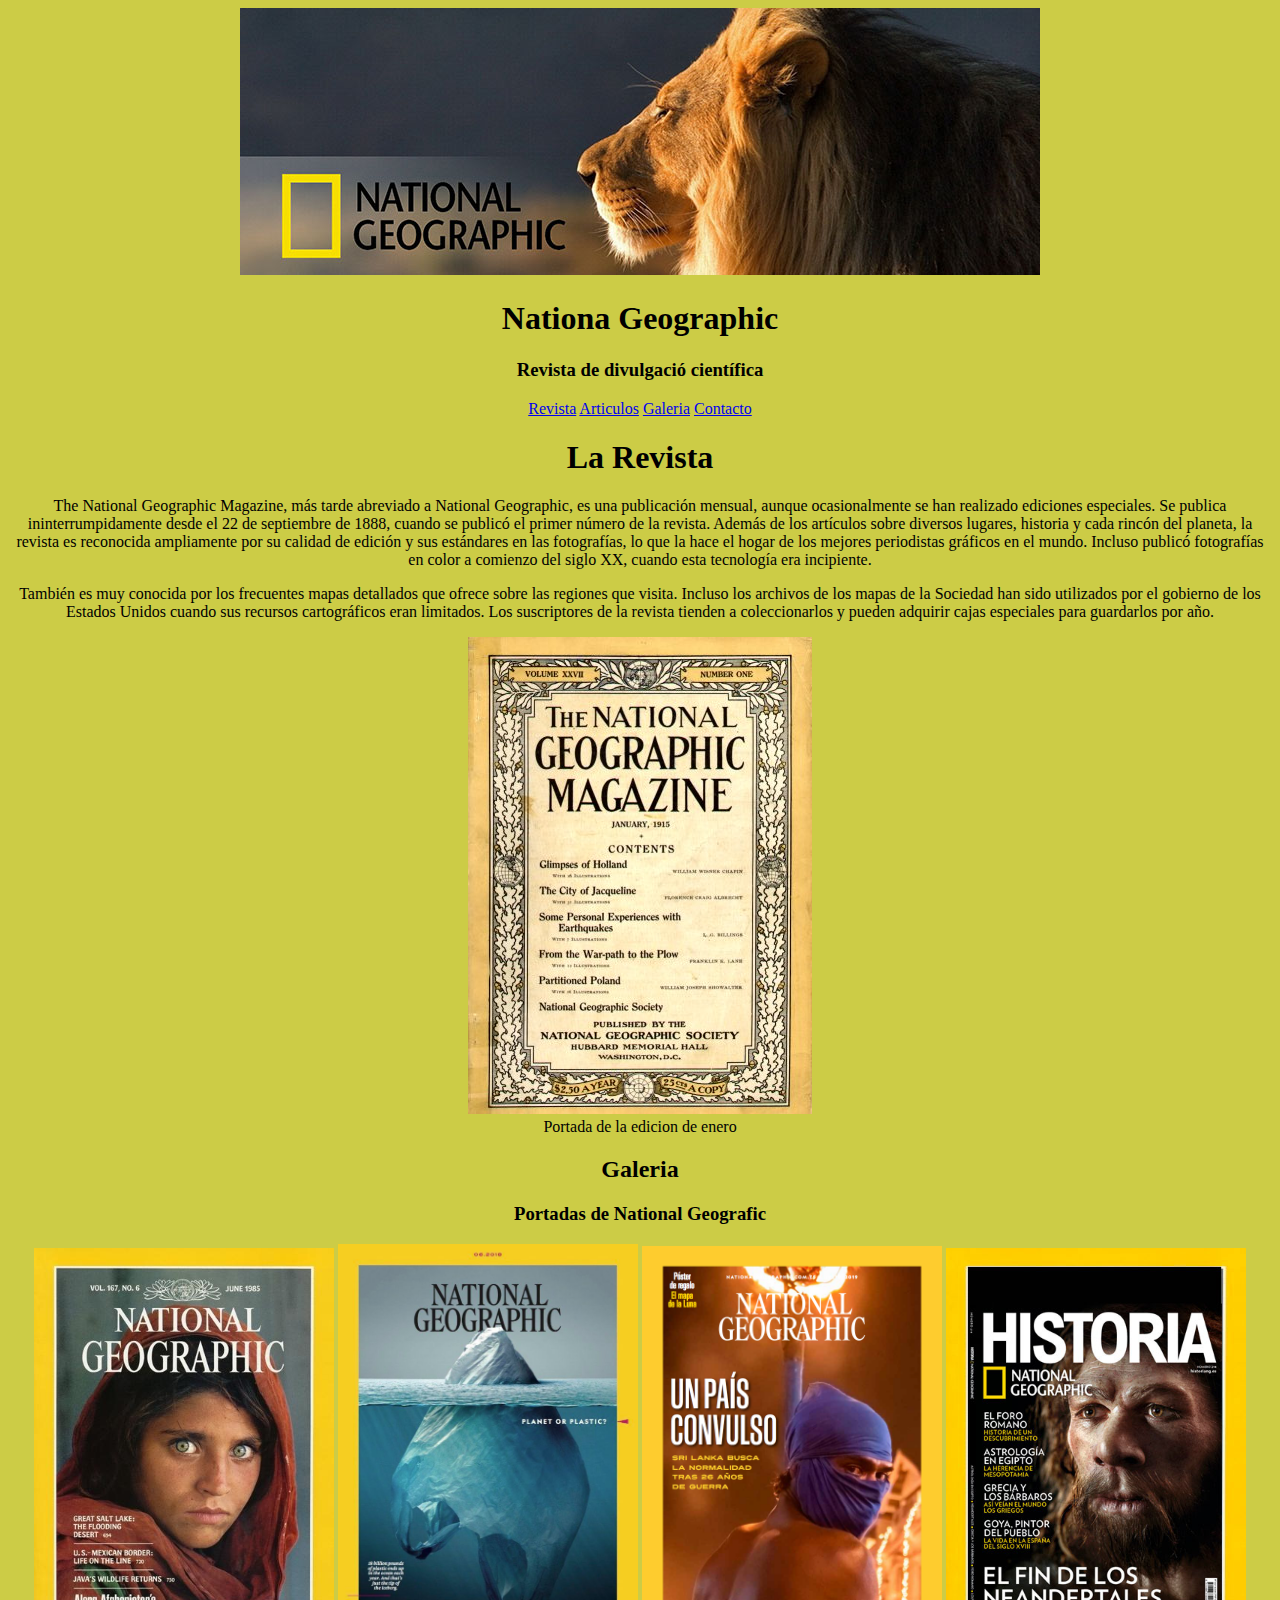
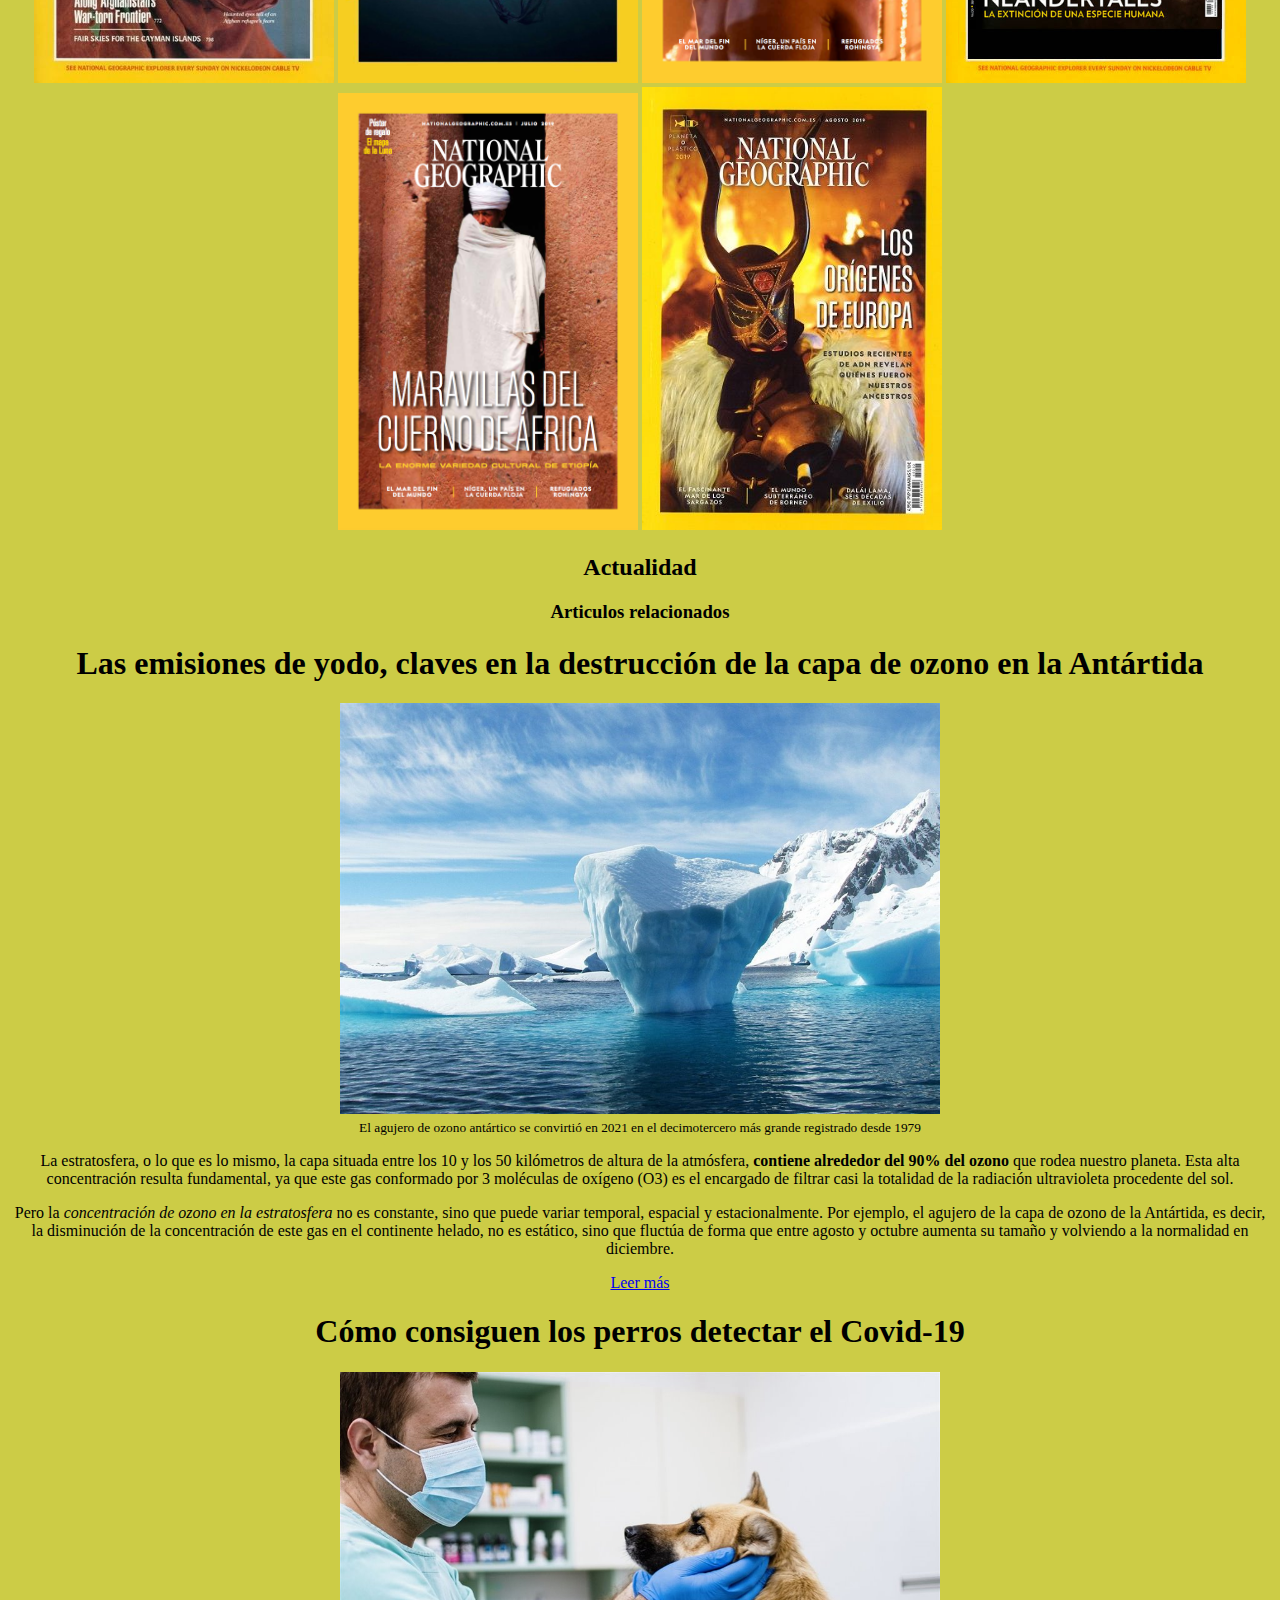
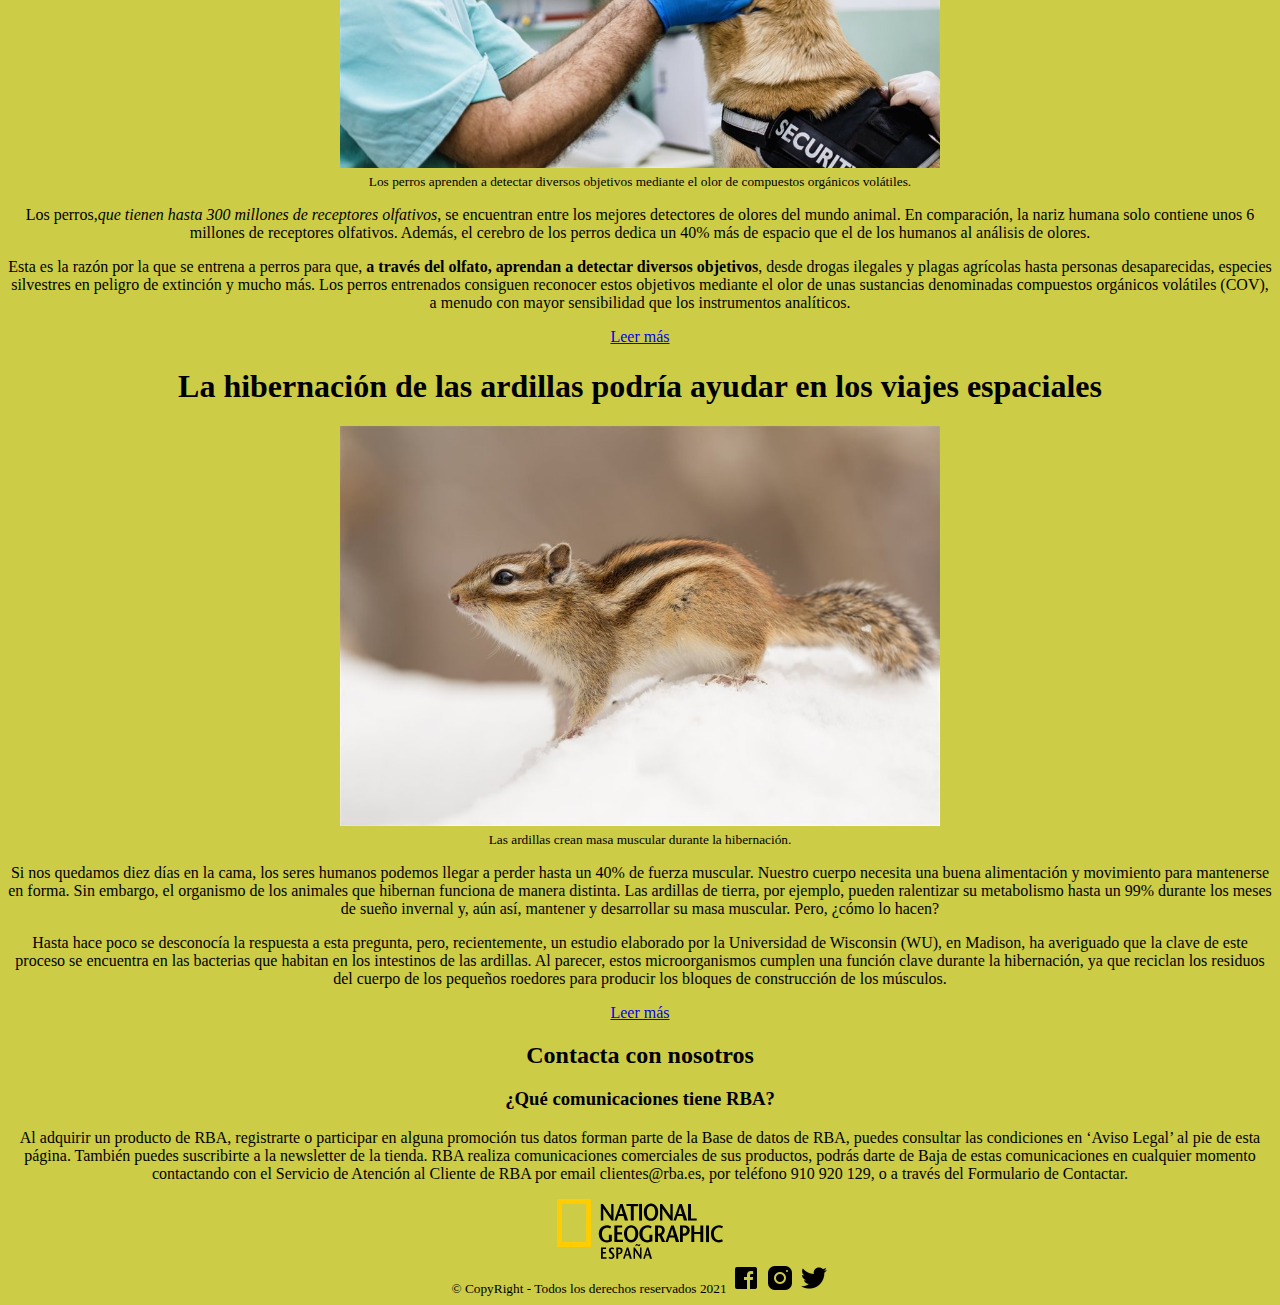
<file: af1-uf1302-nationalgeographic/index.html>
<!DOCTYPE html>
<html lang="es">

<head>
    <meta charset="UTF-8">
    <meta http-equiv="X-UA-Compatible" content="IE=edge">
    <meta name="viewport" content="width=device-width, initial-scale=1.0">
    <meta name="icon" type="image/png" href="./img/favicon-32x32.png">
    <meta name="description" content="Nationa Geographic">
    <meta name="keywords" content="Nationa Geographic, revista, actualidad">
    <title>Nationa Geographic</title>
    <style>
        body {
            background-color: rgb(204, 204, 70);
            text-align: center;
        }
    </style>
</head>

<body>
    <header>
        <img src="./img/lion_header.jpg" alt="lion-header">
        <h1>Nationa Geographic</h1>
        <h3>Revista de divulgació científica</h3>
    </header>
    <nav>
        <a href="#revista">Revista</a>
        <a href="articulos.html">Articulos</a>
        <a href="#galeria">Galeria</a>
        <a href="#contacto">Contacto</a>
    </nav>
    <main>
        <section id="revista">
            <h1>La Revista</h1>
            <p>The National Geographic Magazine, más tarde abreviado a National Geographic, es una publicación mensual,
                aunque ocasionalmente se han realizado ediciones especiales. Se publica ininterrumpidamente desde el 22
                de septiembre de 1888, cuando se publicó el primer número de la revista. Además de los artículos sobre
                diversos lugares, historia y cada rincón del planeta, la revista es reconocida ampliamente por su
                calidad de edición y sus estándares en las fotografías, lo que la hace el hogar de los mejores
                periodistas gráficos en el mundo. Incluso publicó fotografías en color a comienzo del siglo XX, cuando
                esta tecnología era incipiente.</p>
            <p>También es muy conocida por los frecuentes mapas detallados que ofrece sobre las regiones que visita.
                Incluso los archivos de los mapas de la Sociedad han sido utilizados por el gobierno de los Estados
                Unidos cuando sus recursos cartográficos eran limitados. Los suscriptores de la revista tienden a
                coleccionarlos y pueden adquirir cajas especiales para guardarlos por año.</p>
            <figure>
                <img src="./img/1915NatGeog.jpg" alt="nat-geo">
                <figcaption>Portada de la edicion de enero</figcaption>
            </figure>
        </section>

        <section id="galeria">
            <h2>Galeria</h2>
            <h3>Portadas de National Geografic</h3>
            <a href="./img/portada1.jpg" target="_blank"><img src="./img/portada1.jpg" alt="portada1" width="300"></a>
            <a href="./img/portada2.jpeg" target="_blank"><img src="./img/portada2.jpeg" alt="portad2" width="300"></a>
            <a href="./img/portada3.png" target="_blank"><img src="./img/portada3.png" alt="portada3" width="300"></a>
            <a href="./img/portada4-re.jpg" target="_blank"><img src="./img/portada4-re.jpg" alt="portada4"
                    width="300"></a>
            <a href="./img/portada5.png" target="_blank"><img src="./img/portada5.png" alt="portada5" width="300"></a>
            <a href="./img/portada6.jpg" target="_blank"><img src="./img/portada6.jpg" alt="portada6" width="300"></a>
        </section>
        <section id="article">
            <h2>Actualidad</h2>
            <h3>Articulos relacionados</h3>
            <article>
                <h1>Las emisiones de yodo, claves en la destrucción de la capa de ozono en la Antártida</h1>
                <figure>
                    <img src="./img/el-agujero-de-ozono-antartico-se-convirtio-en-2021-en-el-decimotercero-mas-grande-registrado-desde-1979_812ae7c5_960x657.jpg"
                        alt="antartico-agujero-ozono" width="600">
                    <figcaption><small>El agujero de ozono antártico se convirtió en 2021 en el decimotercero más grande
                            registrado desde 1979</small></figcaption>
                </figure>
                <p>
                    La estratosfera, o lo que es lo mismo, la capa situada entre los 10 y los 50 kilómetros de altura de
                    la atmósfera, <strong>contiene alrededor del 90% del ozono</strong> que rodea nuestro planeta. Esta
                    alta
                    concentración resulta fundamental, ya que este gas conformado por 3 moléculas de oxígeno (O3) es el
                    encargado de filtrar casi la totalidad de la radiación ultravioleta procedente del sol.
                </p>
                <p>
                    Pero la <em>concentración de ozono en la estratosfera</em> no es constante, sino que puede variar
                    temporal,
                    espacial y estacionalmente. Por ejemplo, el agujero de la capa de ozono de la Antártida, es decir,
                    la disminución de la concentración de este gas en el continente helado, no es estático, sino que
                    fluctúa de forma que entre agosto y octubre aumenta su tamaño y volviendo a la normalidad en
                    diciembre.
                </p>
                <a href="articulos.html" target="_blank">Leer más</a>
            </article>
            <article>
                <h1>Cómo consiguen los perros detectar el Covid-19</h1>
                <figure>
                    <img src="./img/perros-perros_0aa53de0_960x635.jpg" alt="perros" width="600">
                    <figcaption><small>Los perros aprenden a detectar diversos objetivos mediante el olor de compuestos
                            orgánicos volátiles.
                        </small></figcaption>
                </figure>
                <p>
                    Los perros,<em>que tienen hasta 300 millones de receptores olfativos</em>, se encuentran entre los
                    mejores detectores de olores del mundo animal. En comparación, la nariz humana solo contiene unos 6
                    millones de receptores olfativos. Además, el cerebro de los perros dedica un 40% más de espacio que
                    el de los humanos al análisis de olores.
                </p>
                <p>
                    Esta es la razón por la que se entrena a perros para que, <strong>a través del olfato, aprendan a
                        detectar diversos objetivos</strong>, desde drogas ilegales y plagas agrícolas hasta personas
                    desaparecidas, especies silvestres en peligro de extinción y mucho más. Los perros entrenados
                    consiguen reconocer estos objetivos mediante el olor de unas sustancias denominadas compuestos
                    orgánicos volátiles (COV), a menudo con mayor sensibilidad que los instrumentos analíticos.
                </p>
                <a href="articulos.html" target="_blank">Leer más</a>
            </article>
            <article>
                <h1>La hibernación de las ardillas podría ayudar en los viajes espaciales</h1>
                <figure>
                    <img src="./img/ardilla-nieve_123df4fd_960x639.jpg" alt="" width="600">
                    <figcaption><small>Las ardillas crean masa muscular durante la hibernación.</small></figcaption>
                </figure>
                <p>
                    Si nos quedamos diez días en la cama, los seres humanos podemos llegar a perder hasta un 40% de
                    fuerza muscular. Nuestro cuerpo necesita una buena alimentación y movimiento para mantenerse en
                    forma. Sin embargo, el organismo de los animales que hibernan funciona de manera distinta. Las
                    ardillas de tierra, por ejemplo, pueden ralentizar su metabolismo hasta un 99% durante los meses de
                    sueño invernal y, aún así, mantener y desarrollar su masa muscular. Pero, ¿cómo lo hacen?
                </p>
                <p>
                    Hasta hace poco se desconocía la respuesta a esta pregunta, pero, recientemente, un estudio
                    elaborado por la Universidad de Wisconsin (WU), en Madison, ha averiguado que la clave de este
                    proceso se encuentra en las bacterias que habitan en los intestinos de las ardillas. Al parecer,
                    estos microorganismos cumplen una función clave durante la hibernación, ya que reciclan los residuos
                    del cuerpo de los pequeños roedores para producir los bloques de construcción de los músculos.
                </p>
                <a href="articulos.html" target="_blank">Leer más</a>
            </article>
        </section>
        <section id="contacto">
            <h2>Contacta con nosotros</h2>
            <h3>¿Qué comunicaciones tiene RBA?</h3>
            <p>Al adquirir un producto de RBA, registrarte o participar en alguna promoción tus datos forman parte de la
                Base de datos de RBA, puedes consultar las condiciones en ‘Aviso Legal’ al pie de esta página. También
                puedes suscribirte a la newsletter de la tienda. RBA realiza comunicaciones comerciales de sus
                productos, podrás darte de Baja de estas comunicaciones en cualquier momento contactando con el Servicio
                de Atención al Cliente de RBA por email clientes@rba.es, por teléfono 910 920 129, o a través del
                Formulario de Contactar.</p>
        </section>
    </main>
    <footer id="footer-index">
        <div id="social-media">
            <div>
                <img src="./img/logo-ng18-big.svg" alt="logo-national">
            </div>
            <small>&copy; CopyRight - Todos los derechos reservados 2021</small>
            <a href="facebook.com" target="_blank"><img src="./img/icons8-facebook-30.png" alt="" width=""></a>
            <a href="instagram.com" target="_blank"><img src="./img/icons8-instagram-30.png" alt="" width=""></a>
            <a href="twitter.com" target="_blank"><img src="./img/icons8-twitter-30.png" alt="" width=""></a>
        </div>
    </footer>
</body>

</html>
</file>
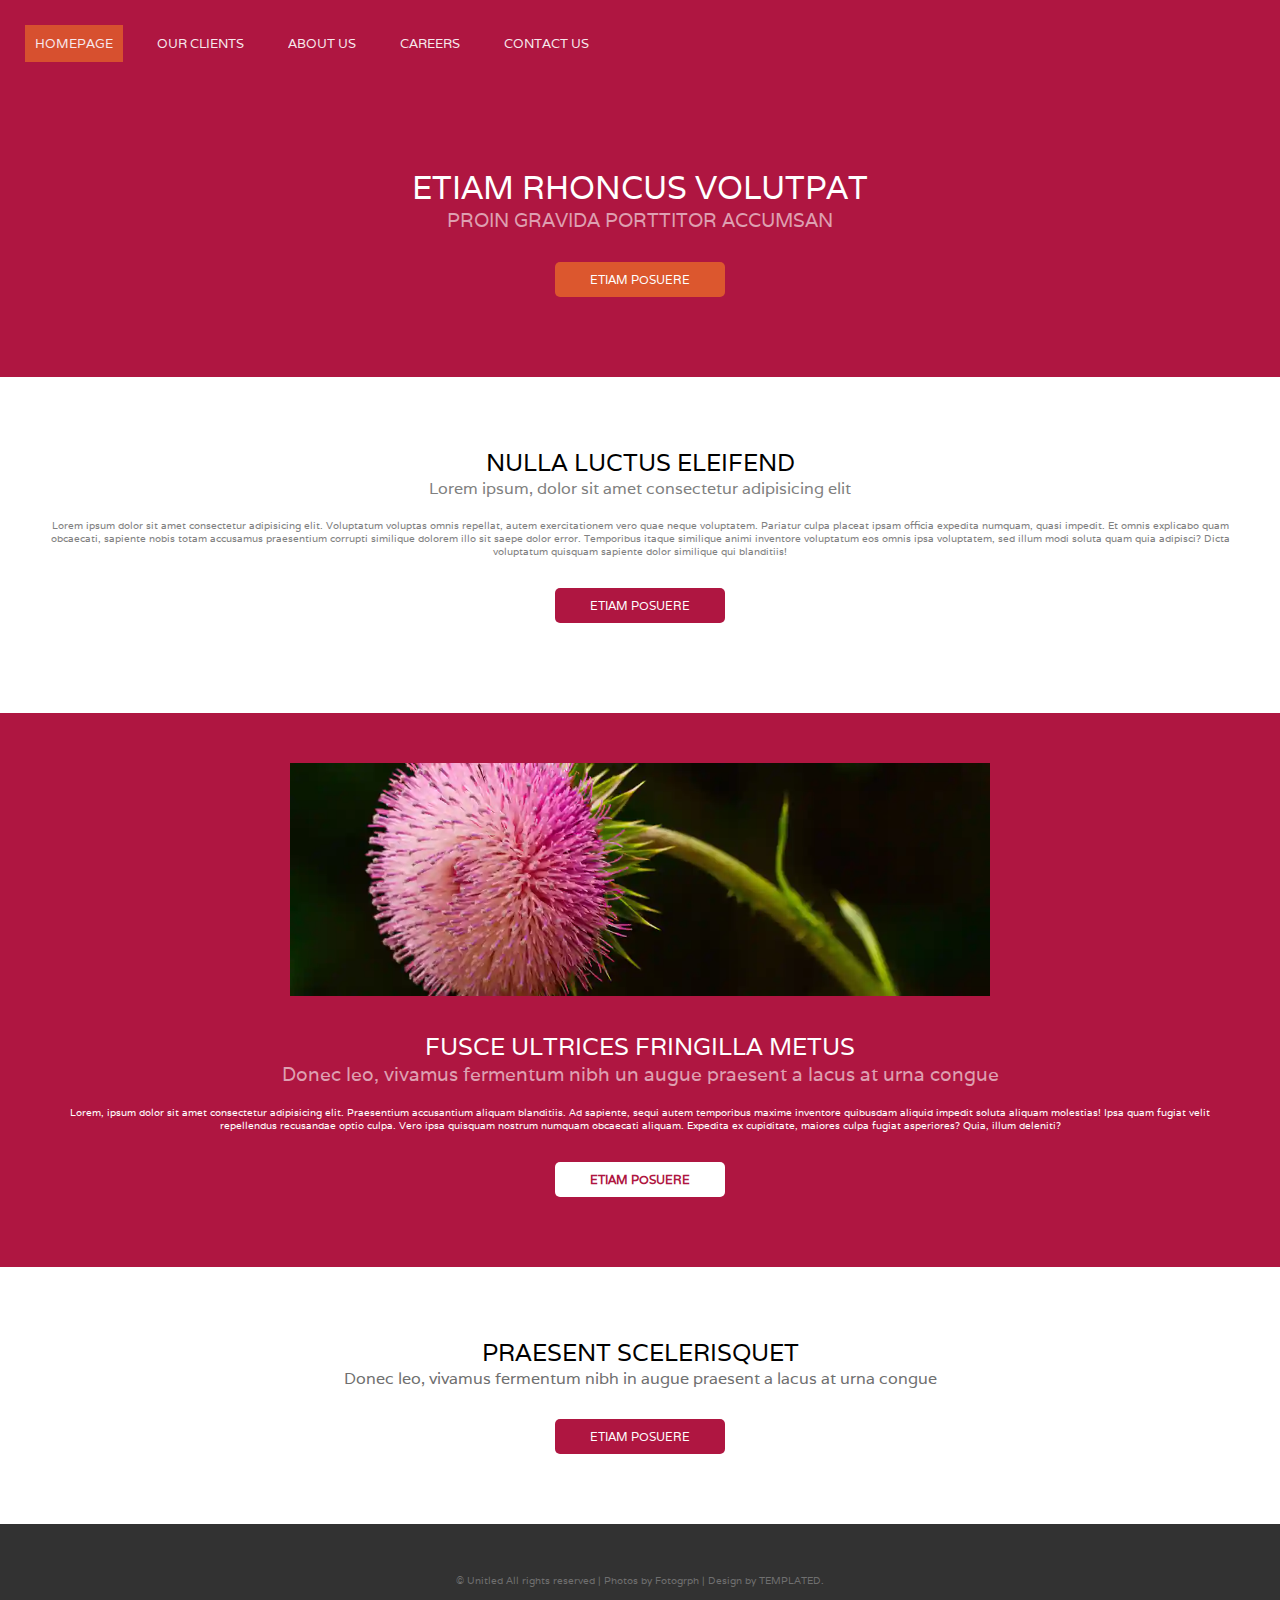
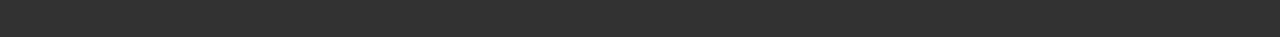
<file: af3-uf1303-box-model-flor/index.html>
<!DOCTYPE html>
<html lang="en">
  <head>
    <meta charset="UTF-8" />
    <meta http-equiv="X-UA-Compatible" content="IE=edge" />
    <meta name="viewport" content="width=device-width, initial-scale=1.0" />
    <title>Document</title>
    <link rel="stylesheet" href="style.css" />
  </head>
  <body>
    <nav class="menu">
      <ul>
        <li><a class="active" href="index.html">HOMEPAGE</a></li>
        <li><a href="#">OUR CLIENTS</a></li>
        <li><a href="#">ABOUT US</a></li>
        <li><a href="#">CAREERS</a></li>
        <li><a href="#">CONTACT US</a></li>
      </ul>
    </nav>
    <header>
      <h1>ETIAM RHONCUS VOLUTPAT</h1>
      <h2>PROIN GRAVIDA PORTTITOR ACCUMSAN</h2>
      <a href="#" class="btn">ETIAM POSUERE</a>
    </header>

    <main>
      <section id="nulla">
        <h2 class="nulla-h2">NULLA LUCTUS ELEIFEND</h2>
        <h3 class="nulla-h3">Lorem ipsum, dolor sit amet consectetur adipisicing elit</h3>
        <div id="nulla1">
          <p class="nulla-p">
            Lorem ipsum dolor sit amet consectetur adipisicing elit. Voluptatum voluptas omnis repellat, autem
            exercitationem vero quae neque voluptatem. Pariatur culpa placeat ipsam officia expedita numquam, quasi
            impedit. Et omnis explicabo quam obcaecati, sapiente nobis totam accusamus praesentium corrupti similique
            dolorem illo sit saepe dolor error. Temporibus itaque similique animi inventore voluptatum eos omnis ipsa
            voluptatem, sed illum modi soluta quam quia adipisci? Dicta voluptatum quisquam sapiente dolor similique qui
            blanditiis!
          </p>
        </div>
        <a href="#" class="btn btn2">ETIAM POSUERE</a>
      </section>

      <section id="flor">
        <img src="./img/a-p-medicinal-and-aromatic-plants-board-secunderabad-hyderabad-hst7kqi22q.webp" alt="flor" />
        <h2 class="flor-h1">FUSCE ULTRICES FRINGILLA METUS</h2>
        <h3 class="flor-h2">Donec leo, vivamus fermentum nibh un augue praesent a lacus at urna congue</h3>
        <p class="flor-p">
          Lorem, ipsum dolor sit amet consectetur adipisicing elit. Praesentium accusantium aliquam blanditiis. Ad
          sapiente, sequi autem temporibus maxime inventore quibusdam aliquid impedit soluta aliquam molestias! Ipsa
          quam fugiat velit repellendus recusandae optio culpa. Vero ipsa quisquam nostrum numquam obcaecati aliquam.
          Expedita ex cupiditate, maiores culpa fugiat asperiores? Quia, illum deleniti?
        </p>
        <a href="#" class="btn btn3">ETIAM POSUERE</a>
      </section>

      <section id="praesent">
        <h2 class="praesent-h2">PRAESENT SCELERISQUET</h2>
        <h3 class="praesent-h3">Donec leo, vivamus fermentum nibh in augue praesent a lacus at urna congue</h3>
        <a href="#" class="btn btn2">ETIAM POSUERE</a>
      </section>
    </main>
    <footer>&copy; Unitled All rights reserved | Photos by Fotogrph | Design by TEMPLATED.</footer>
  </body>
</html>
</file>
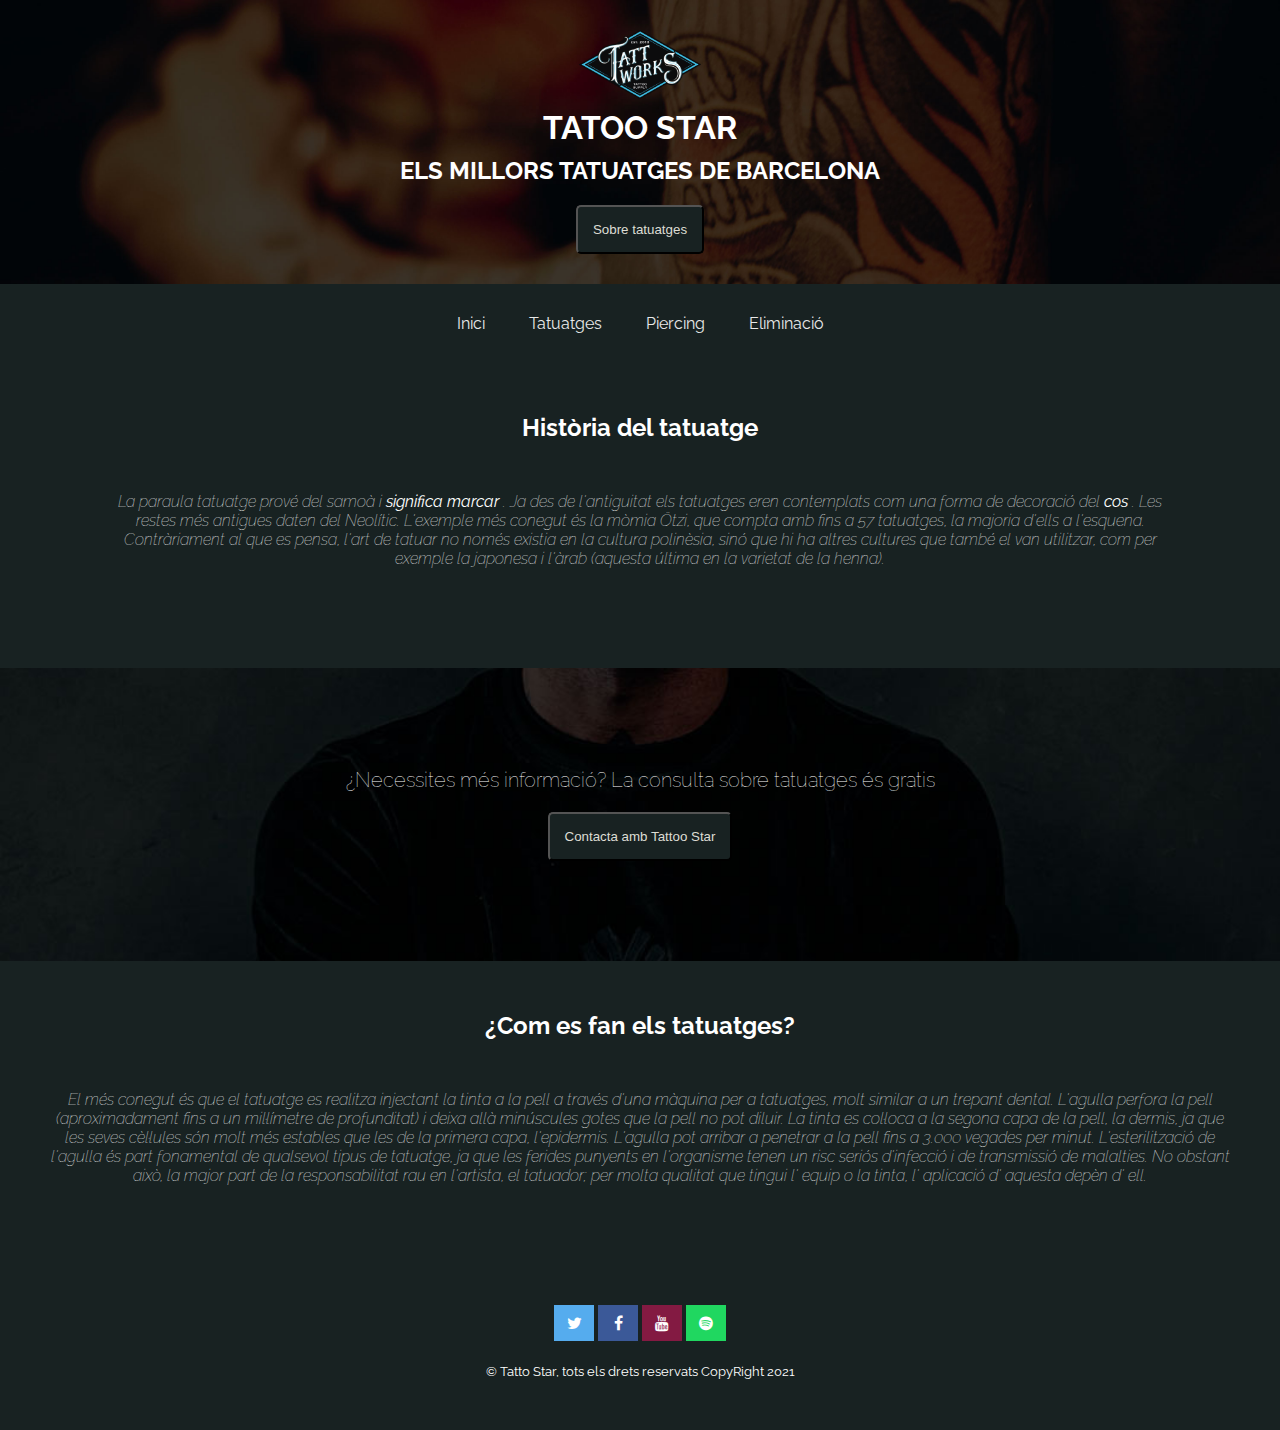
<file: af4-uf1303-tattoo/index.html>
<!DOCTYPE html>
<html lang="en">
  <head>
    <meta charset="UTF-8" />
    <meta http-equiv="X-UA-Compatible" content="IE=edge" />
    <meta name="viewport" content="width=device-width, initial-scale=1.0" />
    <title>Tattoo Star</title>
    <link rel="stylesheet" href="style.css" />
    <link rel="stylesheet" href="https://cdnjs.cloudflare.com/ajax/libs/font-awesome/4.7.0/css/font-awesome.min.css" />
  </head>
  <body>
    <header>
      <img src="./img/tatoologo.png" class="logo-tattoo" alt="Tattoo Logo" />
      <h1 class="h1-tattoo">TATOO STAR</h1>
      <h2 class="h2-tattoo-uper">Els millors tatuatges de Barcelona</h2>
      <button class="btn btn-about">Sobre tatuatges</button>
    </header>

    <nav class="menu">
      <ul>
        <li><a href="index.html"> Inici</a></li>
        <li><a href="#">Tatuatges</a></li>
        <li><a href="#">Piercing</a></li>
        <li><a href="#">Eliminació</a></li>
      </ul>
    </nav>

    <main>
      <section class="tattoo-history">
        <h2 class="h2-tattoo">Història del tatuatge</h2>
        <p class="text-tattoo">
          La paraula tatuatge prové del samoà i <strong> significa marcar </strong>. Ja des de l'antiguitat els
          tatuatges eren contemplats com una forma de decoració del <strong> cos </strong>. Les restes més antigues
          daten del Neolític. L'exemple més conegut és la mòmia Ötzi, que compta amb fins a 57 tatuatges, la majoria
          d'ells a l'esquena. Contràriament al que es pensa, l'art de tatuar no només existia en la cultura polinèsia,
          sinó que hi ha altres cultures que també el van utilitzar, com per exemple la japonesa i l'àrab (aquesta
          última en la varietat de la henna).
        </p>
      </section>

      <section class="tattoo-info">
        <h2 class="h2-tattoo-info">¿Necessites més informació? La consulta sobre tatuatges és gratis</h2>
        <button class="btn btn-contact">Contacta amb Tattoo Star</button>
      </section>

      <section class="howto-tattoo">
        <h2 class="h2-tattoo">¿Com es fan els tatuatges?</h2>
        <p class="text-tattoo">
          El més conegut és que el tatuatge es realitza injectant la tinta a la pell a través d'una màquina per a
          tatuatges, molt similar a un trepant dental. L'agulla perfora la pell (aproximadament fins a un mil·límetre de
          profunditat) i deixa allà minúscules gotes que la pell no pot diluir. La tinta es col·loca a la segona capa de
          la pell, la dermis, ja que les seves cèl·lules són molt més estables que les de la primera capa, l'epidermis.
          L'agulla pot arribar a penetrar a la pell fins a 3.000 vegades per minut. L'esterilització de l'agulla és part
          fonamental de qualsevol tipus de tatuatge, ja que les ferides punyents en l'organisme tenen un risc seriós
          d'infecció i de transmissió de malalties. No obstant això, la major part de la responsabilitat rau en
          l'artista, el tatuador; per molta qualitat que tingui l' equip o la tinta, l' aplicació d' aquesta depèn d'
          ell.
        </p>
      </section>
    </main>

    <footer>
      <div class="social-media">
        <a href="https://twitter.com/" target="_blank"><i class="fa fa-twitter"></i></a>
        <a href="https://facebook.com/" target="_blank"><i class="fa fa-facebook"></i></a>
        <a href="https://google.com" target="_blank"><i class="fa fa-youtube"></i></a>
        <a href="https://www.spotify.com/es/" target="_blank"><i class="fa fa-spotify"></i></a>
      </div>
      <small>&copy; Tatto Star, tots els drets reservats CopyRight 2021</small>
    </footer>
  </body>
</html>
</file>
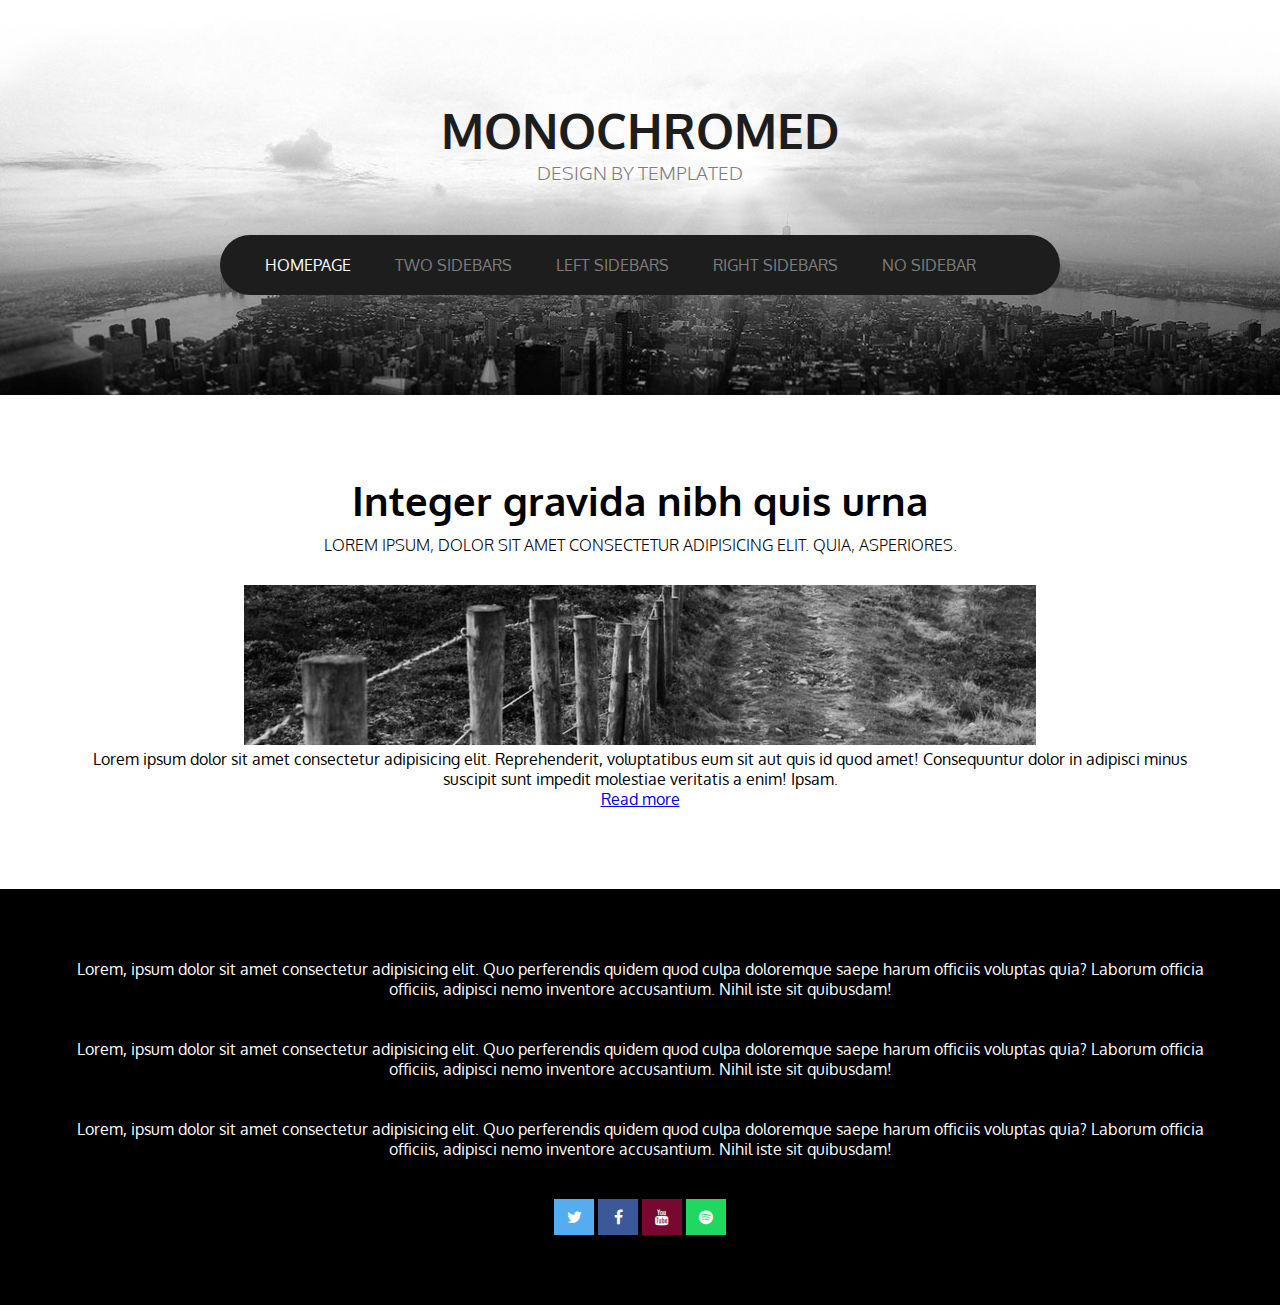
<file: monochromed/index.html>
<!DOCTYPE html>
<html lang="es">
  <head>
    <meta charset="UTF-8" />
    <meta http-equiv="X-UA-Compatible" content="IE=edge" />
    <meta name="viewport" content="width=device-width, initial-scale=1.0" />
    <title>Monochromed</title>
    <link rel="stylesheet" href="style.css" />
    <link
      rel="stylesheet"
      href="https://cdnjs.cloudflare.com/ajax/libs/font-awesome/4.7.0/css/font-awesome.min.css"
    />
  </head>
  <body>
    <header>
      <h1>Monochromed</h1>
      <p>Design by templated</p>
      <nav class="menu">
        <ul>
          <li><a href="#" class="active"> Homepage</a></li>
          <li><a href="#"> Two Sidebars</a></li>
          <li><a href="#"> Left Sidebars</a></li>
          <li><a href="#"> Right Sidebars</a></li>
          <li><a href="#"> No Sidebar</a></li>
        </ul>
      </nav>
    </header>

    <main>
      <section class="integer">
        <h2>Integer gravida nibh quis urna</h2>
        <h4>
          Lorem ipsum, dolor sit amet consectetur adipisicing elit. Quia,
          asperiores.
        </h4>
        <img src="./img/pics02.jpg" alt="valla" width="792" height="160" />
        <p>
          Lorem ipsum dolor sit amet consectetur adipisicing elit.
          Reprehenderit, voluptatibus eum sit aut quis id quod amet!
          Consequuntur dolor in adipisci minus suscipit sunt impedit molestiae
          veritatis a enim! Ipsam.
        </p>
        <a href="#" class="boto">Read more</a>
      </section>
    </main>

    <footer>
      <p>
        Lorem, ipsum dolor sit amet consectetur adipisicing elit. Quo
        perferendis quidem quod culpa doloremque saepe harum officiis voluptas
        quia? Laborum officia officiis, adipisci nemo inventore accusantium.
        Nihil iste sit quibusdam!
      </p>

      <p>
        Lorem, ipsum dolor sit amet consectetur adipisicing elit. Quo
        perferendis quidem quod culpa doloremque saepe harum officiis voluptas
        quia? Laborum officia officiis, adipisci nemo inventore accusantium.
        Nihil iste sit quibusdam!
      </p>
      <p>
        Lorem, ipsum dolor sit amet consectetur adipisicing elit. Quo
        perferendis quidem quod culpa doloremque saepe harum officiis voluptas
        quia? Laborum officia officiis, adipisci nemo inventore accusantium.
        Nihil iste sit quibusdam!
      </p>
      <div class="social-media">
        <a href="https://twitter.com/" target="_blank"
          ><i class="fa fa-twitter"></i
        ></a>
        <a href="https://facebook.com/" target="_blank"
          ><i class="fa fa-facebook"></i
        ></a>
        <a href="https://google.com" target="_blank"
          ><i class="fa fa-youtube"></i
        ></a>
        <a href="https://www.spotify.com/es/" target="_blank"
          ><i class="fa fa-spotify"></i
        ></a>
      </div>
    </footer>
  </body>
</html>
</file>
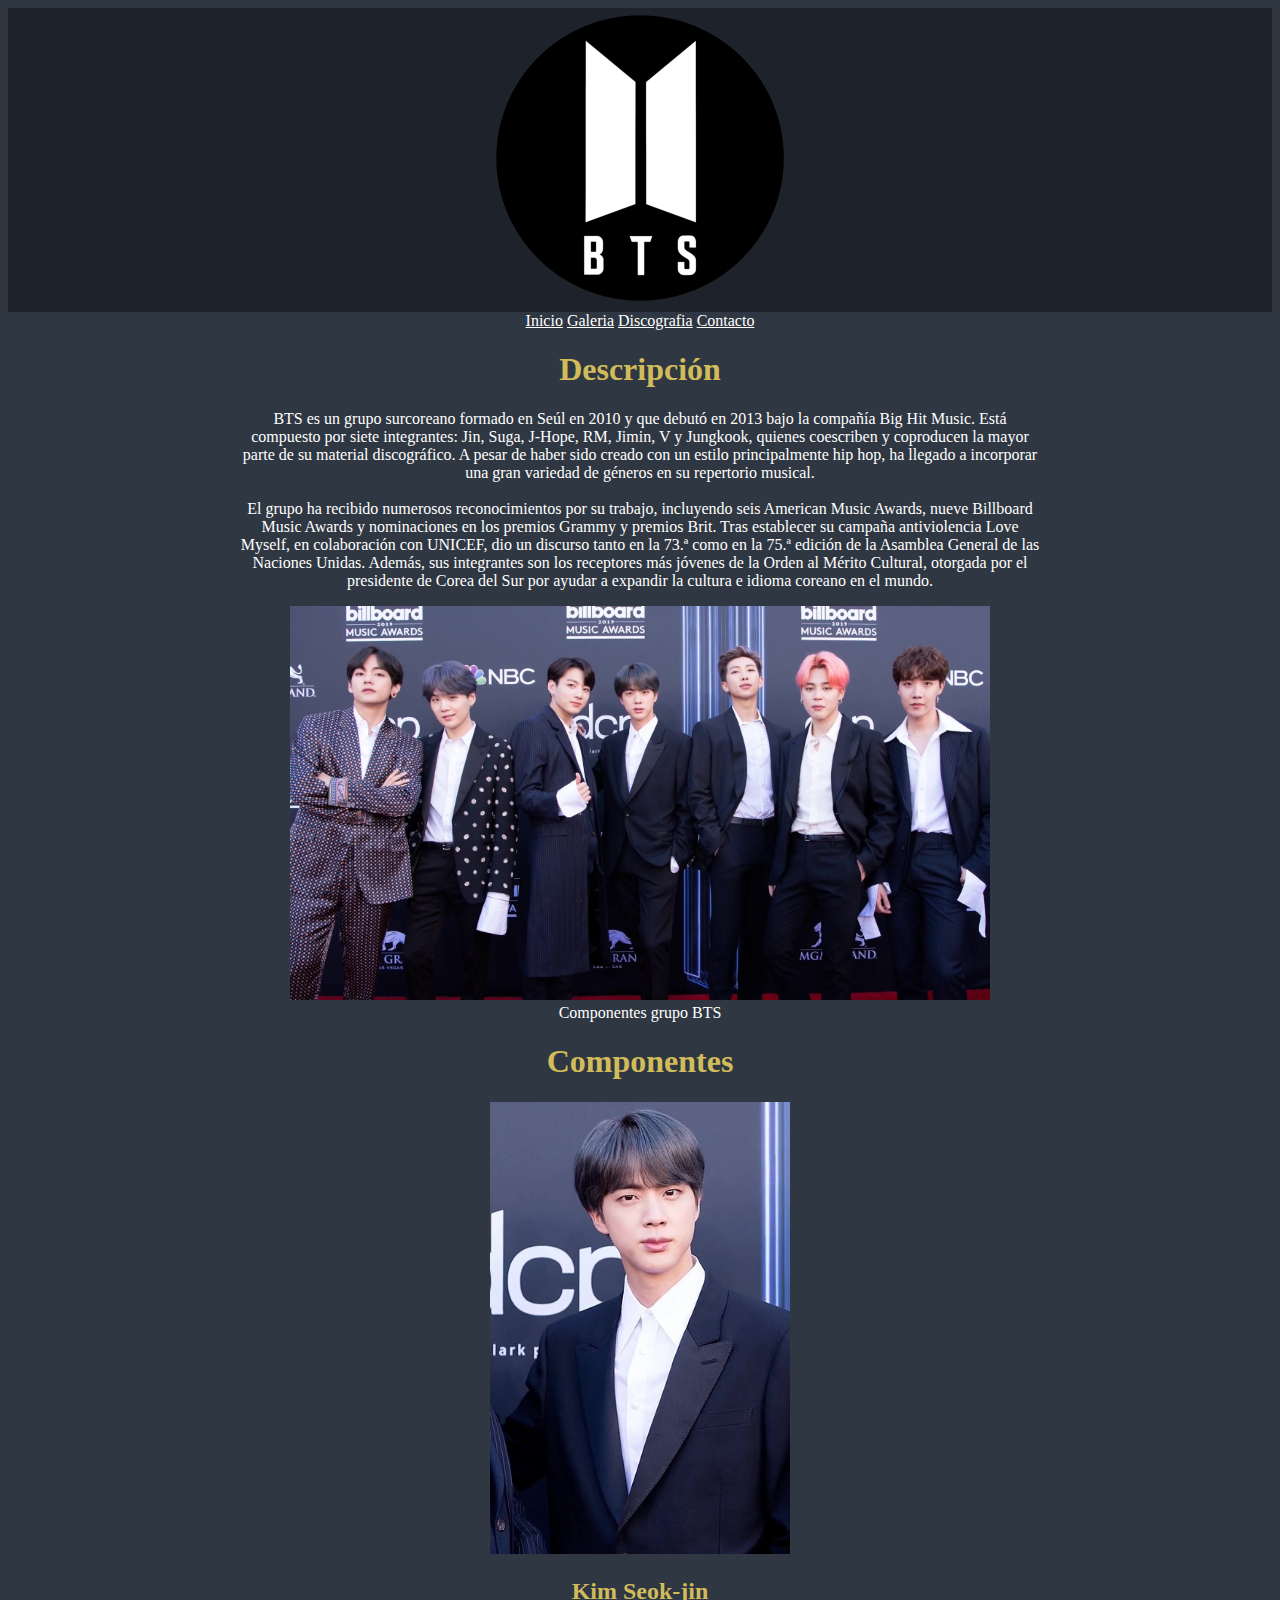
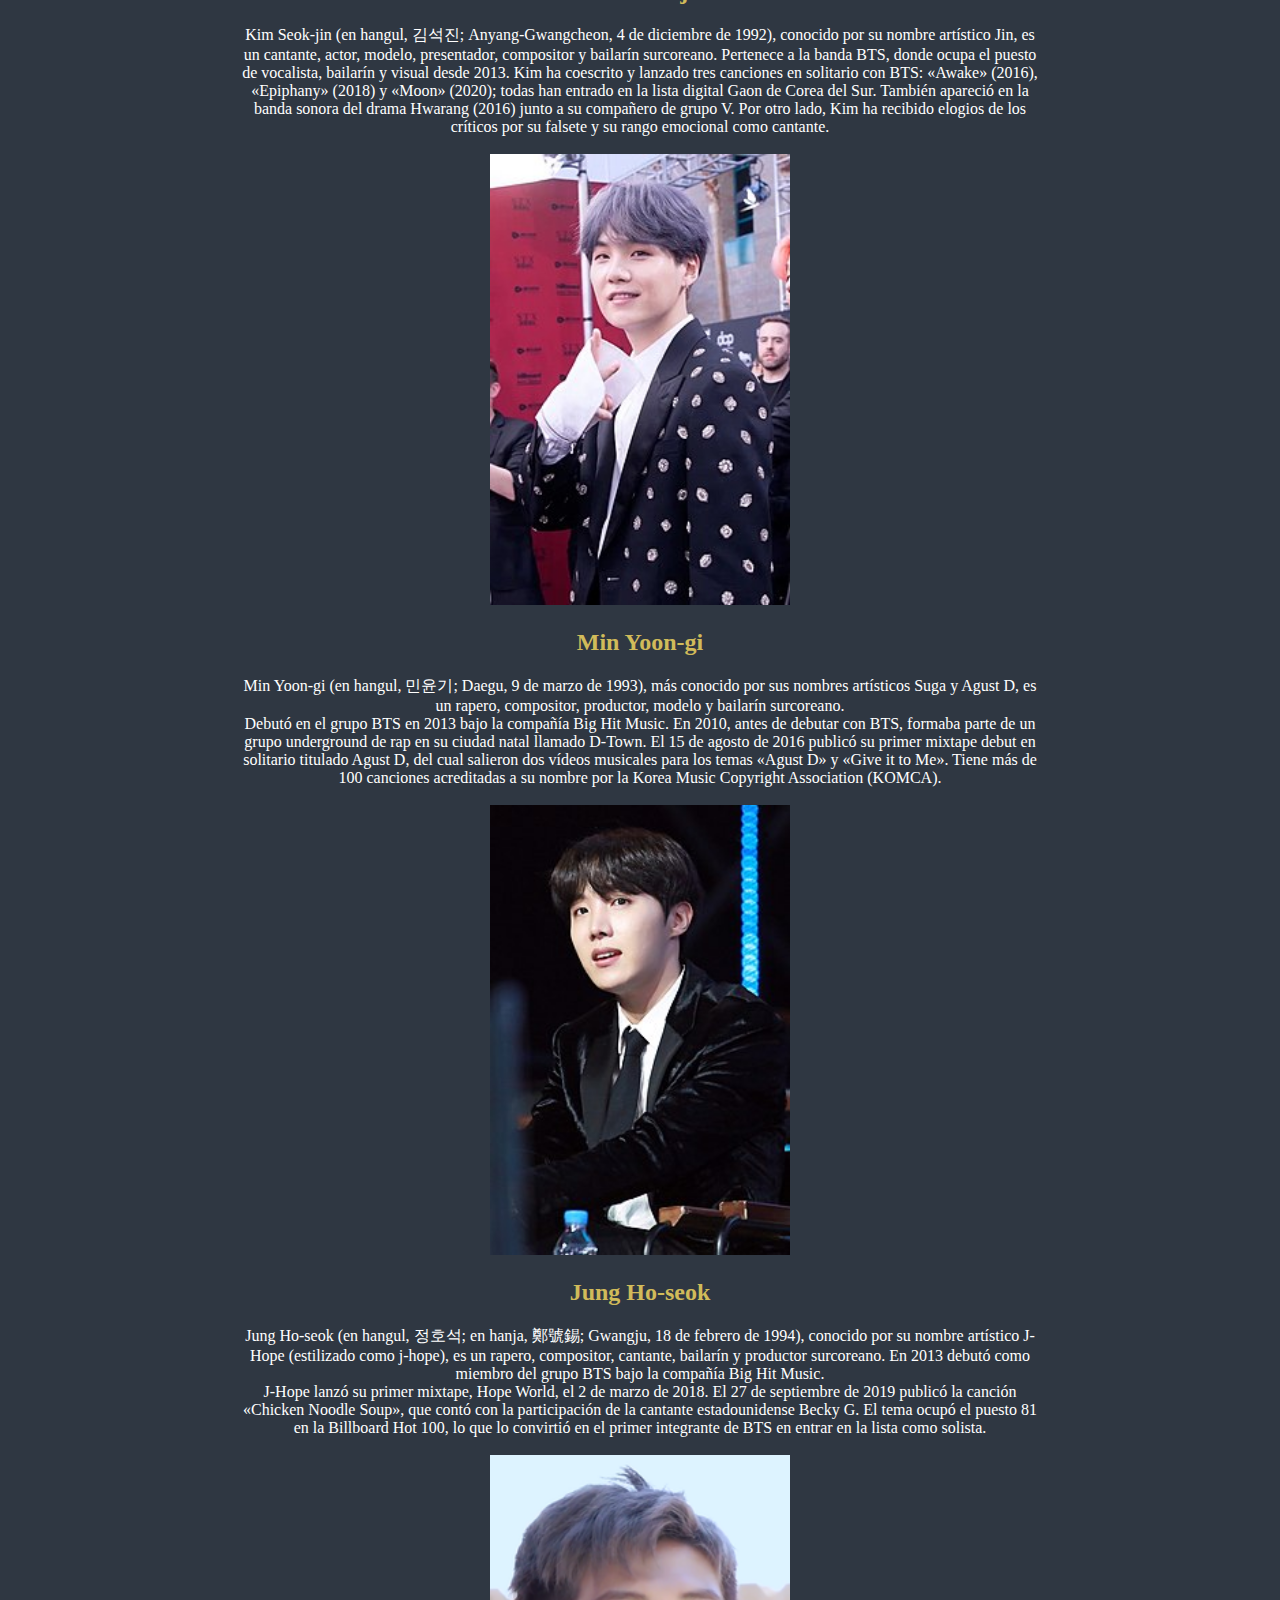
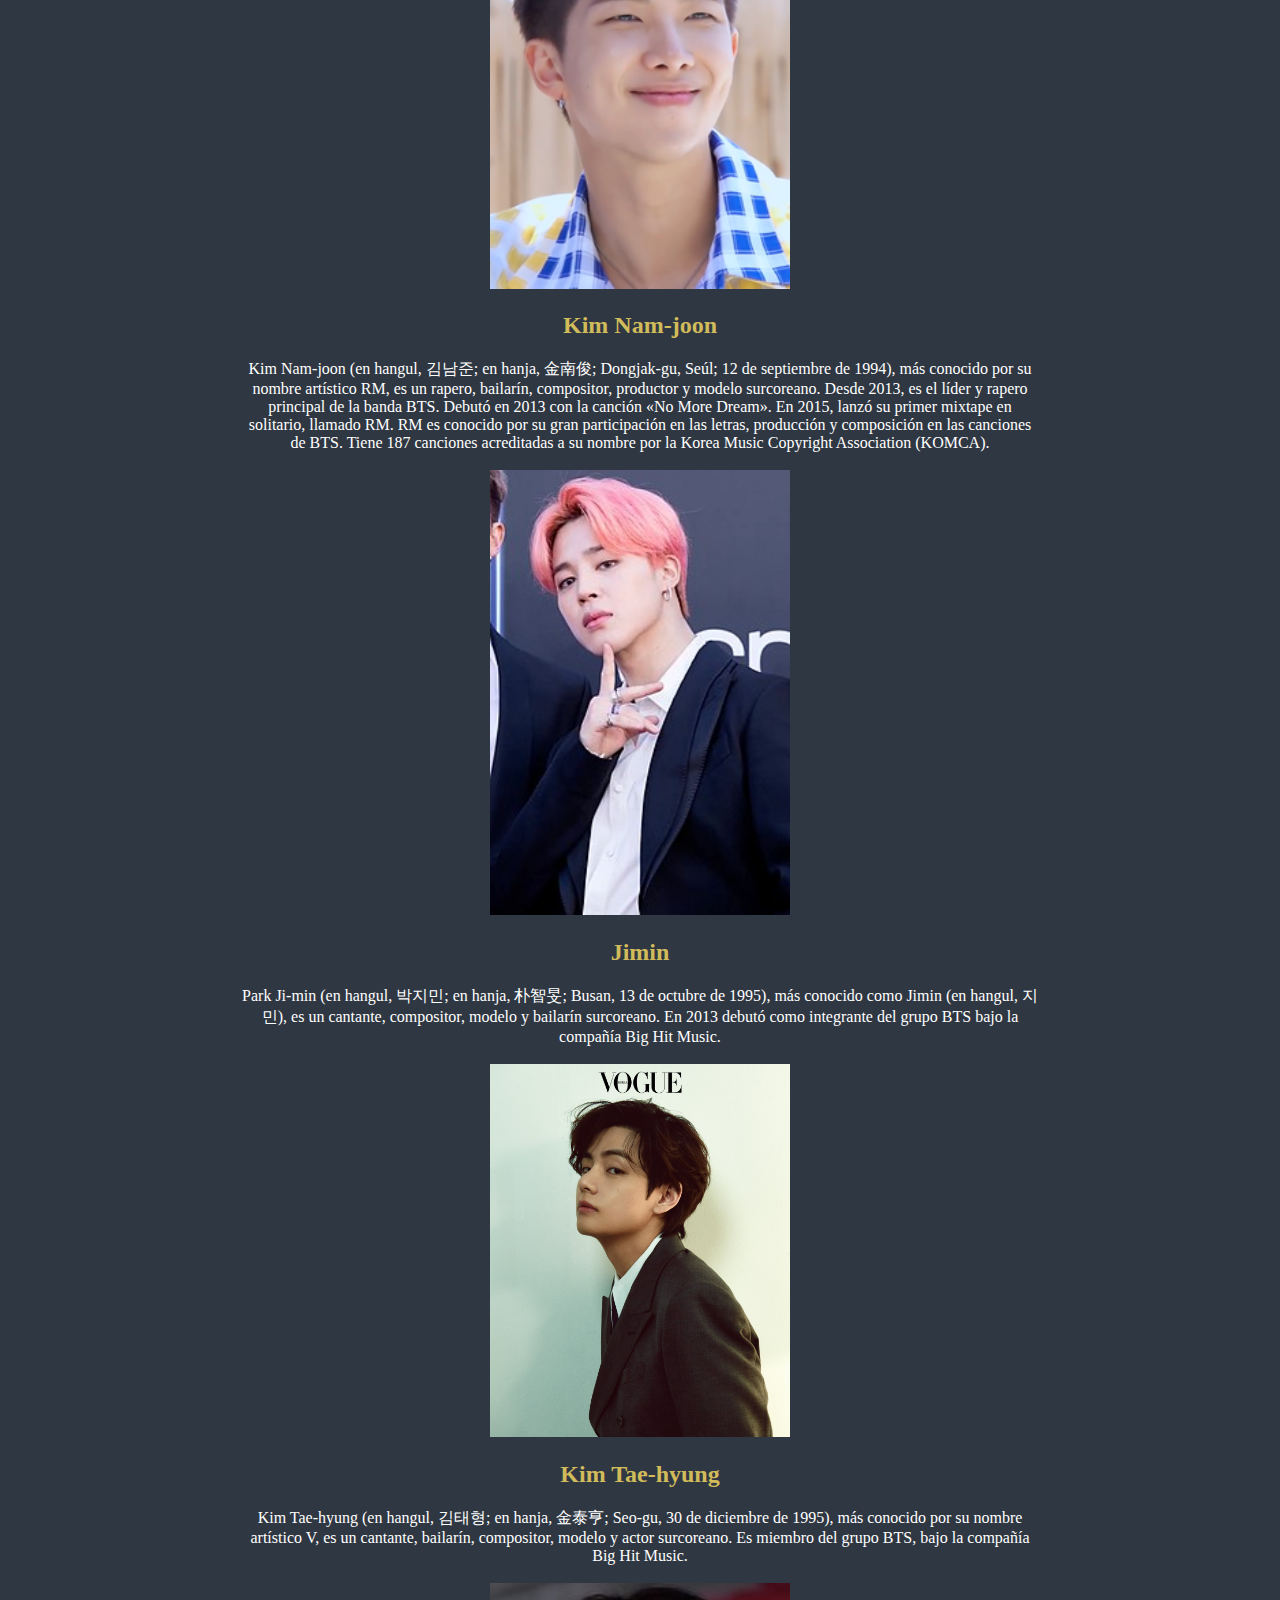
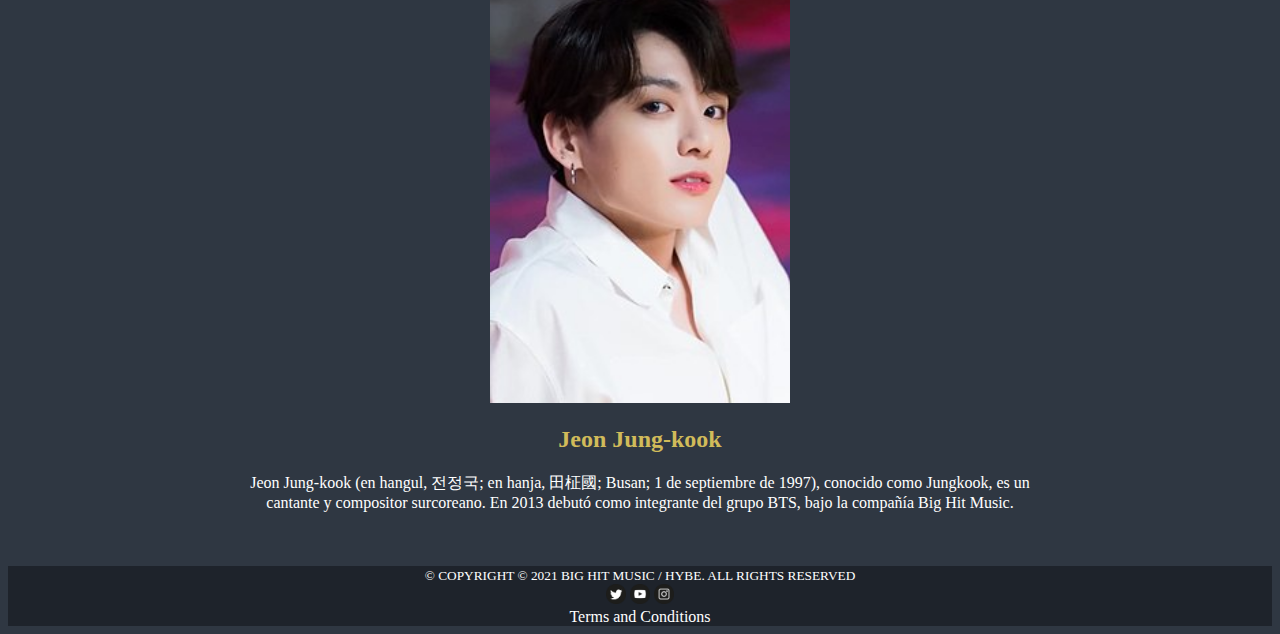
<file: primera_web/index.html>
<!DOCTYPE html>
<html lang="es">
  <head>
    <meta charset="UTF-8" />
    <meta http-equiv="X-UA-Compatible" content="IE=edge" />
    <meta name="viewport" content="width=device-width, initial-scale=1.0" />
    <link rel="icon" href="./img/bts-logo.png" type="image/x-icon"/>
    <meta name="description" content="BTS banda KPOP" />
    <meta name="keywords" content="bts, kpop, korea, music, banda" />
    <link rel="stylesheet" href="style.css">
    <title>BTS | Inicio</title>
  </head>

  <body>
    <header>
      <img src="./img/bts-logo.png" alt="bts-logo1"/>
    </header>
    <nav>
      <a href="index.html">Inicio</a>
      <a href="galeria.html">Galeria</a>
      <a href="discografia.html">Discografia</a>
      <a href="contacto.html">Contacto</a>
    </nav>
    <main>
      <section id="bts-descripcion">
        <h1>Descripción</h1>
        <p>BTS es un grupo surcoreano formado en Seúl en 2010 y que debutó en
          2013 bajo la compañía Big Hit Music. Está compuesto por siete
          integrantes: Jin, Suga, J-Hope, RM, Jimin, V y Jungkook, quienes
          coescriben y coproducen la mayor parte de su material discográfico. A
          pesar de haber sido creado con un estilo principalmente hip hop, ha
          llegado a incorporar una gran variedad de géneros en su repertorio
          musical.</p>
        <br>
        <p>El grupo ha recibido numerosos reconocimientos por su trabajo,
          incluyendo seis American Music Awards, nueve Billboard Music Awards y
          nominaciones en los premios Grammy y premios Brit. Tras establecer su
          campaña antiviolencia Love Myself, en colaboración con UNICEF, dio un
          discurso tanto en la 73.ª como en la 75.ª edición de la Asamblea
          General de las Naciones Unidas. Además, sus integrantes son los
          receptores más jóvenes de la Orden al Mérito Cultural, otorgada por el
          presidente de Corea del Sur por ayudar a expandir la cultura e idioma
          coreano en el mundo.</p>
        <figure>
          <img src="./img/bts-members.jpg" alt="bts-members"/>
          <figcaption>Componentes grupo BTS</figcaption>
        </figure>
      </section>

      <section id="bts-componentes">
        <h1>Componentes</h1>
        <div id="jin-bts">
          <img src="./img/jin.jpg" alt="Jin - BTS"/>
          <h2>Kim Seok-jin</h2>
          <p>Kim Seok-jin (en hangul, 김석진; Anyang-Gwangcheon, 4 de diciembre
            de 1992), conocido por su nombre artístico Jin, es un cantante,
            actor, modelo, presentador, compositor y bailarín surcoreano.
            Pertenece a la banda BTS, donde ocupa el puesto de vocalista,
            bailarín y visual desde 2013. Kim ha coescrito y lanzado tres
            canciones en solitario con BTS: «Awake» (2016), «Epiphany» (2018) y
            «Moon» (2020); todas han entrado en la lista digital Gaon de Corea
            del Sur. También apareció en la banda sonora del drama Hwarang
            (2016) junto a su compañero de grupo V. Por otro lado, Kim ha
            recibido elogios de los críticos por su falsete y su rango emocional
            como cantante.</p>
        </div>
        <br>
        <div id="suga-bts">
          <img src="./img/sug.jpg" alt="Suga - BTS"/>
          <h2>Min Yoon-gi</h2>
          <p>Min Yoon-gi (en hangul, 민윤기; Daegu, 9 de marzo de 1993), más
            conocido por sus nombres artísticos Suga y Agust D, es un rapero,
            compositor, productor, modelo y bailarín surcoreano.</p>
          <p>Debutó en el grupo BTS en 2013 bajo la compañía Big Hit Music. En
            2010, antes de debutar con BTS, formaba parte de un grupo
            underground de rap en su ciudad natal llamado D-Town. El 15 de
            agosto de 2016 publicó su primer mixtape debut en solitario titulado
            Agust D, del cual salieron dos vídeos musicales para los temas
            «Agust D» y «Give it to Me». Tiene más de 100 canciones acreditadas
            a su nombre por la Korea Music Copyright Association (KOMCA).</p>
        </div>
        <br>
        <div id="jhope-bts">
          <img src="./img/jhope.jpg" alt="jhope-bts"/>
          <h2>Jung Ho-seok</h2>
          <p>Jung Ho-seok (en hangul, 정호석; en hanja, 鄭號錫; Gwangju, 18 de
            febrero de 1994), conocido por su nombre artístico J-Hope
            (estilizado como j-hope), es un rapero, compositor, cantante,
            bailarín y productor surcoreano. En 2013 debutó como miembro del
            grupo BTS bajo la compañía Big Hit Music.</p>
          <p>J-Hope lanzó su primer mixtape, Hope World, el 2 de marzo de 2018.
            El 27 de septiembre de 2019 publicó la canción «Chicken Noodle
            Soup», que contó con la participación de la cantante estadounidense
            Becky G. El tema ocupó el puesto 81 en la Billboard Hot 100, lo que
            lo convirtió en el primer integrante de BTS en entrar en la lista
            como solista.</p>
        </div>
        <br>
        <div id="rm-bts">
          <img src="./img/rm.png" alt="rm-bts"/>
          <h2>Kim Nam-joon</h2>
          <p>Kim Nam-joon (en hangul, 김남준; en hanja, 金南俊; Dongjak-gu, Seúl;
            12 de septiembre de 1994), más conocido por su nombre artístico RM,
            es un rapero, bailarín, compositor, productor y modelo surcoreano.
            Desde 2013, es el líder y rapero principal de la banda BTS. Debutó
            en 2013 con la canción «No More Dream». En 2015, lanzó su primer
            mixtape en solitario, llamado RM. RM es conocido por su gran
            participación en las letras, producción y composición en las
            canciones de BTS. Tiene 187 canciones acreditadas a su nombre por la
            Korea Music Copyright Association (KOMCA).</p>
        </div>
        <br>
        <div id="jimin-bts">
          <img src="./img/jimin.jpg" alt="jimin-bts"/>
          <h2>Jimin</h2>
          <p>Park Ji-min (en hangul, 박지민; en hanja, 朴智旻; Busan, 13 de
            octubre de 1995), más conocido como Jimin (en hangul, 지민), es un
            cantante, compositor, modelo y bailarín surcoreano. En 2013 debutó
            como integrante del grupo BTS bajo la compañía Big Hit Music.</p>
        </div>
        <br>
        <div id="v-bts">
          <img src="./img/v.jpg" alt="v-bts"/>
          <h2>Kim Tae-hyung</h2>
          <p>Kim Tae-hyung (en hangul, 김태형; en hanja, 金泰亨; Seo-gu, 30 de
            diciembre de 1995), más conocido por su nombre artístico V, es un
            cantante, bailarín, compositor, modelo y actor surcoreano. Es
            miembro del grupo BTS, bajo la compañía Big Hit Music.</p>
        </div>
        <br>
        <div id="jung-bts">
          <img src="./img/jung.jpg" alt="jung-bts"/>
          <h2>Jeon Jung-kook</h2>
          <p>Jeon Jung-kook (en hangul, 전정국; en hanja, 田柾國; Busan; 1 de
            septiembre de 1997), conocido como Jungkook, es un cantante y
            compositor surcoreano. En 2013 debutó como integrante del grupo BTS,
            bajo la compañía Big Hit Music.</p>
        </div>
      </section>

      <br><br><br>

      <footer id="footer-index">
        <small>&copy; COPYRIGHT © 2021 BIG HIT MUSIC / HYBE. ALL RIGHTS RESERVED</small>
        <div>
          <a href="https://twitter.com/bts_twt" target="_blank"><img src="./img/twitter.png" alt="bts-twitter"/></a>
          <a href="https://www.youtube.com/channel/UCLkAepWjdylmXSltofFvsYQ?feature=gws_kp_artist&feature=gws_kp_artist" target="_blank"> <img src="./img/youtube.png" alt="bts-youtube"/></a>
          <a href="https://www.instagram.com/bts.bighitofficial/" target="_blank"><img src="./img/instagram.png" alt="bts-instagram"/></a>
        </div>
        <p><a href="https://www.btsgroup.co.th/en/terms-and-conditions" target="_blank">Terms and Conditions</a></p>

      </footer>

  </body>
</html>
</file>
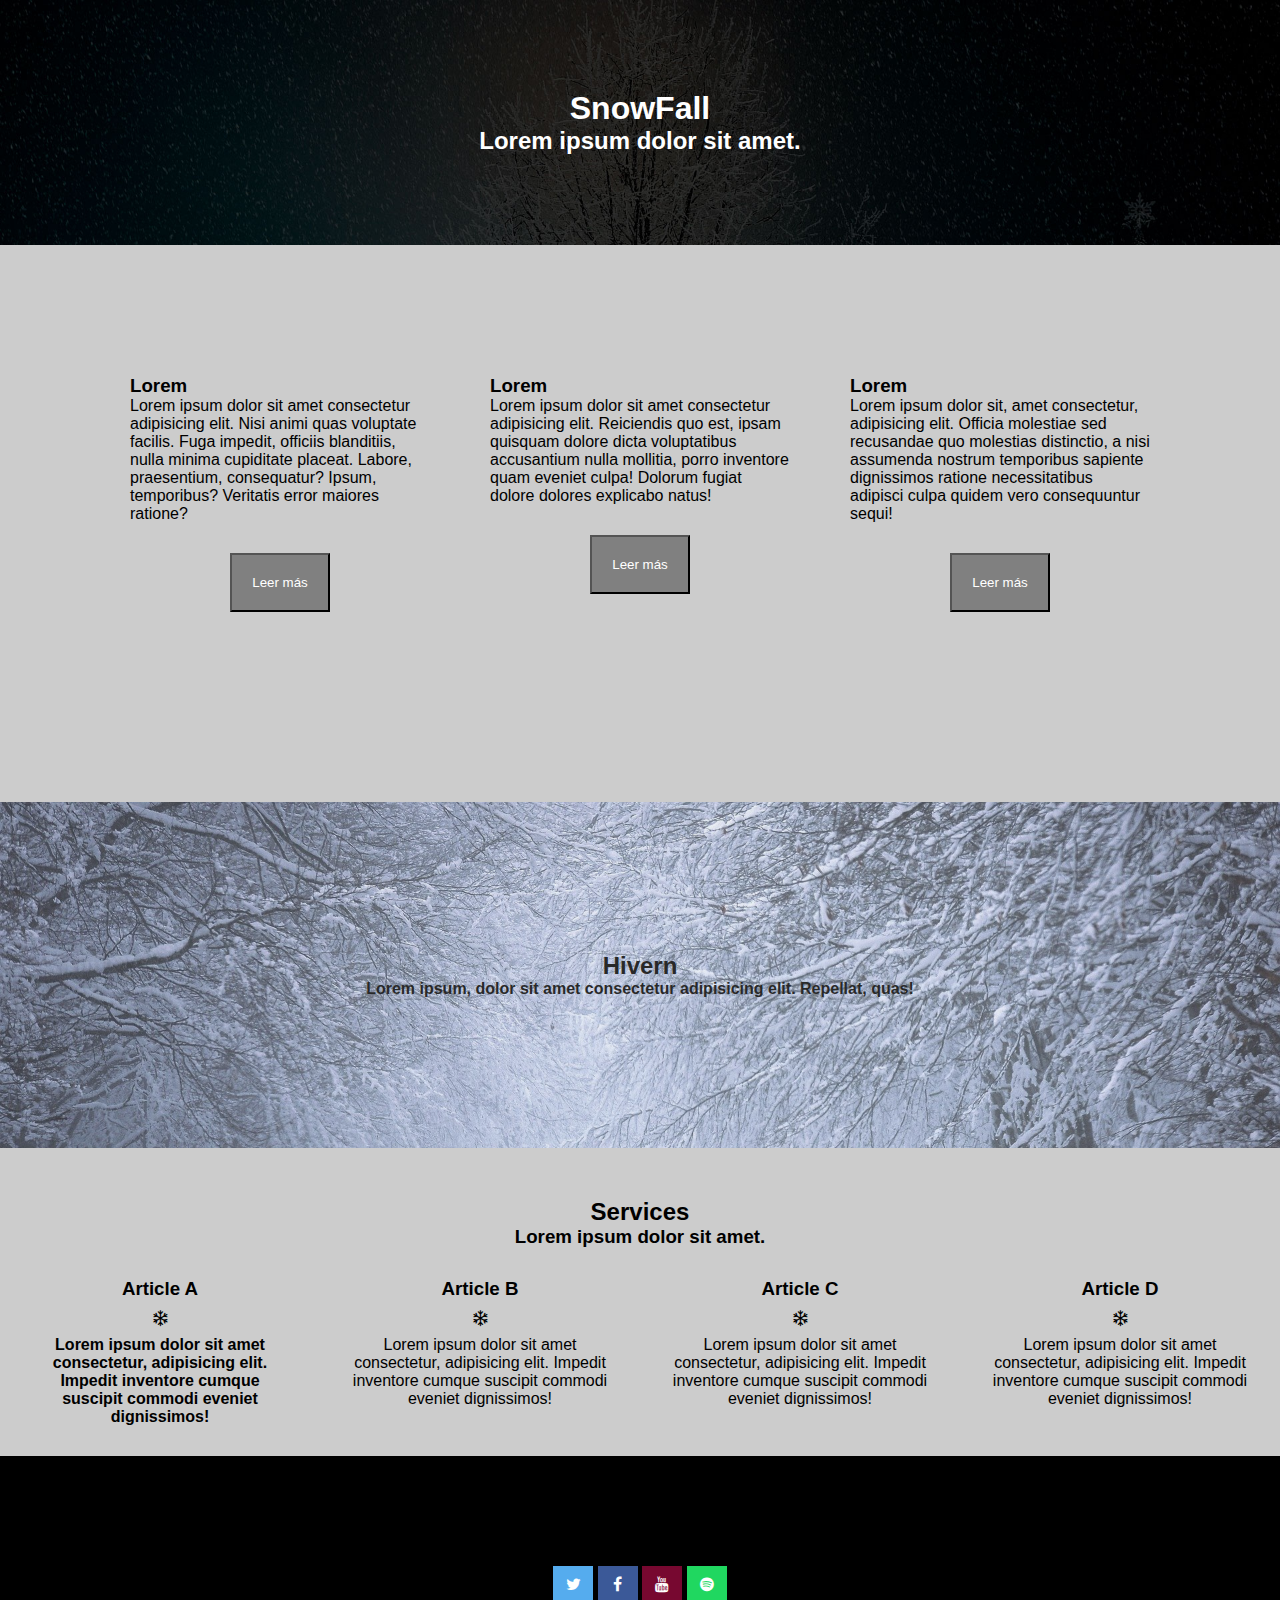
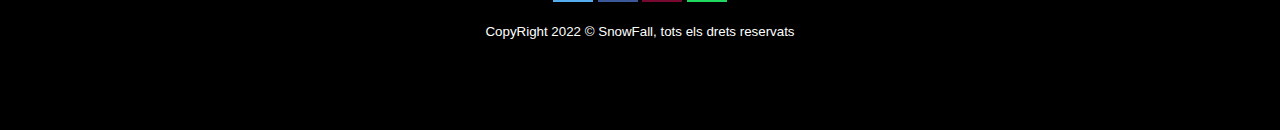
<file: SnawFall/index.html>
<!DOCTYPE html>
<html lang="ca">
  <head>
    <meta charset="UTF-8" />
    <meta name="viewport" content="width=device-width, initial-scale=1.0" />
    <title>SnowFall</title>
    <link rel="stylesheet" href="style.css" />
    <link
      rel="stylesheet"
      href="https://cdnjs.cloudflare.com/ajax/libs/font-awesome/4.7.0/css/font-awesome.min.css"
    />
  </head>
  <body>
    <header>
      <h1>SnowFall</h1>
      <h2>Lorem ipsum dolor sit amet.</h2>
    </header>

    <div class="container">
      <main>
        <section class="articles">
          <div class="container_flex">
            <article class="titol">
              <h3>Lorem</h3>

              <p>
                Lorem ipsum dolor sit amet consectetur adipisicing elit. Nisi
                animi quas voluptate facilis. Fuga impedit, officiis blanditiis,
                nulla minima cupiditate placeat. Labore, praesentium,
                consequatur? Ipsum, temporibus? Veritatis error maiores ratione?
              </p>
              <div class="boto"><button>Leer más</button></div>
            </article>
            <article class="text">
              <h3>Lorem</h3>
              <p>
                Lorem ipsum dolor sit amet consectetur adipisicing elit.
                Reiciendis quo est, ipsam quisquam dolore dicta voluptatibus
                accusantium nulla mollitia, porro inventore quam eveniet culpa!
                Dolorum fugiat dolore dolores explicabo natus!
              </p>
              <div class="boto"><button>Leer más</button></div>
            </article>
            <article class="art">
              <h3>Lorem</h3>
              <p>
                Lorem ipsum dolor sit, amet consectetur, adipisicing elit.
                Officia molestiae sed recusandae quo molestias distinctio, a
                nisi assumenda nostrum temporibus sapiente dignissimos ratione
                necessitatibus adipisci culpa quidem vero consequuntur sequi!
              </p>
              <div class="boto"><button>Leer más</button></div>
            </article>
          </div>
        </section>

        <section class="imatge">
          <h2>Hivern</h2>
          <p>
            Lorem ipsum, dolor sit amet consectetur adipisicing elit. Repellat,
            quas!
          </p>
        </section>

        <section class="serveis">
          <h2>Services</h2>
          <h3>Lorem ipsum dolor sit amet.</h3>
          <div class="container_flex1">
            <article class="article1">
              <h3>Article A</h3>
              <i class="fa fa-snowflake-o"></i>
              <h4>
                Lorem ipsum dolor sit amet consectetur, adipisicing elit.
                Impedit inventore cumque suscipit commodi eveniet dignissimos!
              </h4>
            </article>
            <article class="article1">
              <h3>Article B</h3>
              <i class="fa fa-snowflake-o"></i>
              <p>
                Lorem ipsum dolor sit amet consectetur, adipisicing elit.
                Impedit inventore cumque suscipit commodi eveniet dignissimos!
              </p>
            </article>
            <article class="article1">
              <h3>Article C</h3>
              <i class="fa fa-snowflake-o"></i>
              <p>
                Lorem ipsum dolor sit amet consectetur, adipisicing elit.
                Impedit inventore cumque suscipit commodi eveniet dignissimos!
              </p>
            </article>
            <article class="article1">
              <h3>Article D</h3>
              <i class="fa fa-snowflake-o"></i>
              <p>
                Lorem ipsum dolor sit amet consectetur, adipisicing elit.
                Impedit inventore cumque suscipit commodi eveniet dignissimos!
              </p>
            </article>
          </div>
        </section>
      </main>
    </div>
    <footer>
      <div class="social-media">
        <a href="https://twitter.com/" target="_blank"
          ><i class="fa fa-twitter"></i
        ></a>
        <a href="https://facebook.com/" target="_blank"
          ><i class="fa fa-facebook"></i
        ></a>
        <a href="https://google.com" target="_blank"
          ><i class="fa fa-youtube"></i
        ></a>
        <a href="https://www.spotify.com/es/" target="_blank"
          ><i class="fa fa-spotify"></i
        ></a>
      </div>
      <small>CopyRight 2022 &copy; SnowFall, tots els drets reservats </small>
    </footer>
  </body>
</html>
</file>
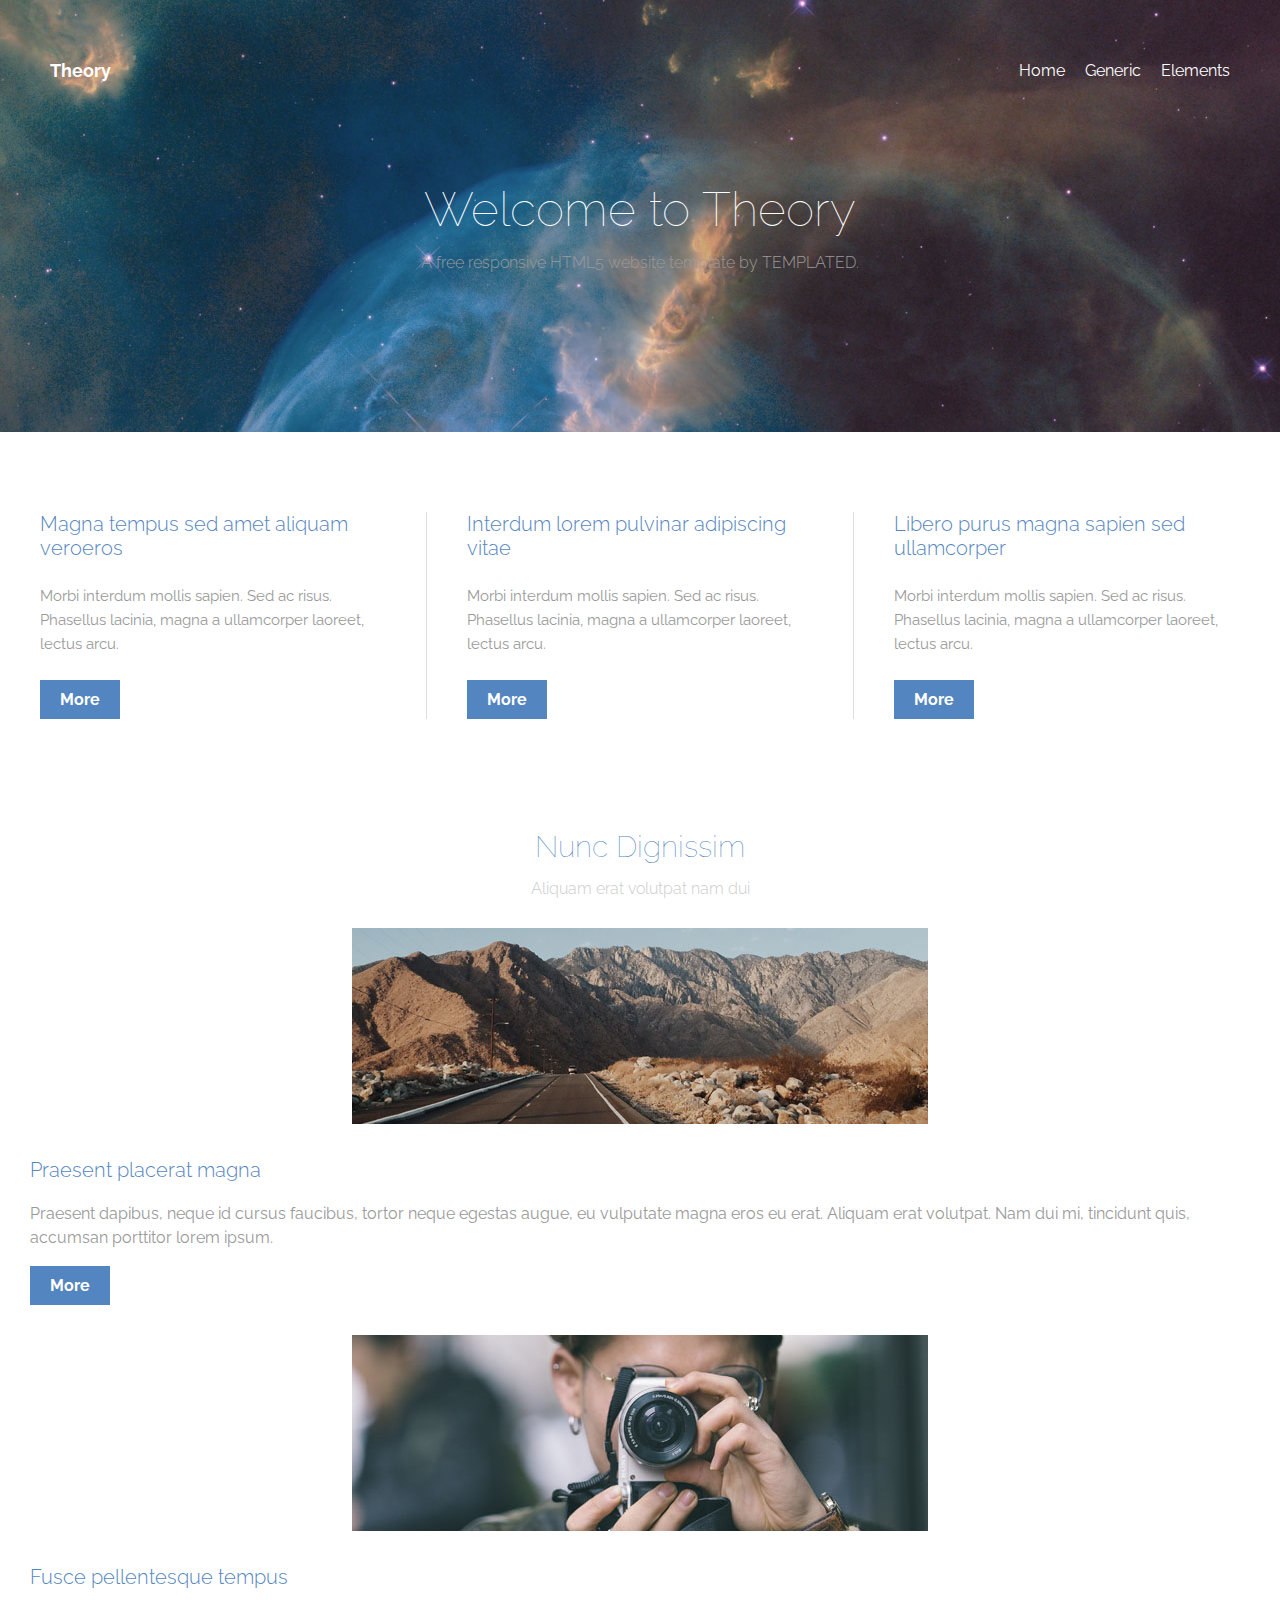
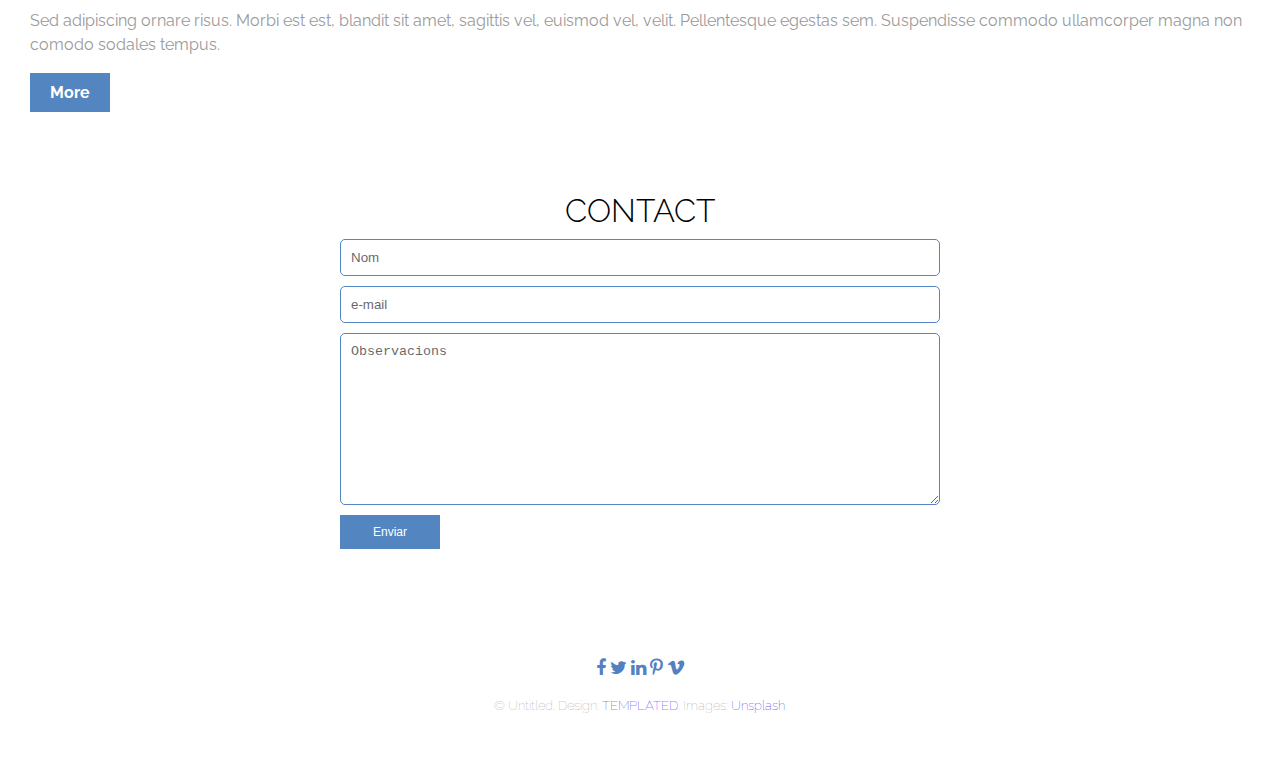
<file: theory-form/index.html>
<!DOCTYPE html>
<html lang="ca">
  <head>
    <meta charset="UTF-8" />
    <meta name="viewport" content="width=device-width, initial-scale=1.0" />
    <link rel="stylesheet" href="style.css" />
    <link
      rel="stylesheet"
      href="https://cdnjs.cloudflare.com/ajax/libs/font-awesome/4.7.0/css/font-awesome.min.css"
    />
    <title>Theory</title>
  </head>

  <body>
    <header>
      <div class="container">
        <div class="theoryMenu">
          <h2>Theory</h2>
          <label class="fa fa-bars" for="chk"></label>

          <input type="checkbox" id="chk" />
          <nav class="menu">
            <label class="fa fa-times" for="chk"></label>
            <ul>
              <li><a href="#">Home</a></li>
              <li><a href="#">Generic</a></li>
              <li><a href="#">Elements</a></li>
            </ul>
          </nav>
        </div>
        <div class="titles">
          <h1>Welcome to Theory</h1>
          <h3>A free responsive HTML5 website template by TEMPLATED.</h3>
        </div>
      </div>
      <!--Container-->
    </header>

    <main>
      <div class="container">
        <section class="articles">
          <article>
            <h2>Magna tempus sed amet aliquam veroeros</h2>
            <p>
              Morbi interdum mollis sapien. Sed ac risus. Phasellus lacinia,
              magna a ullamcorper laoreet, lectus arcu.
            </p>
            <a href="#" class="button">More</a>
          </article>
          <article>
            <h2>Interdum lorem pulvinar adipiscing vitae</h2>
            <p>
              Morbi interdum mollis sapien. Sed ac risus. Phasellus lacinia,
              magna a ullamcorper laoreet, lectus arcu.
            </p>
            <a href="#" class="button">More</a>
          </article>
          <article>
            <h2>Libero purus magna sapien sed ullamcorper</h2>
            <p>
              Morbi interdum mollis sapien. Sed ac risus. Phasellus lacinia,
              magna a ullamcorper laoreet, lectus arcu.
            </p>
            <a href="#" class="button">More</a>
          </article>
        </section>
      </div>

      <div class="container">
        <section class="nunc">
          <h1>Nunc Dignissim</h1>
          <h3>Aliquam erat volutpat nam dui</h3>
          <article>
            <img src="./img/pic01.jpg" alt="fotografa" />
            <h2>Praesent placerat magna</h2>
            <p>
              Praesent dapibus, neque id cursus faucibus, tortor neque egestas
              augue, eu vulputate magna eros eu erat. Aliquam erat volutpat. Nam
              dui mi, tincidunt quis, accumsan porttitor lorem ipsum.
            </p>
            <a href="#" class="button">More</a>
          </article>
          <article>
            <img src="./img/pic02.jpg" alt="carretera" />
            <h2>Fusce pellentesque tempus</h2>
            <p>
              Sed adipiscing ornare risus. Morbi est est, blandit sit amet,
              sagittis vel, euismod vel, velit. Pellentesque egestas sem.
              Suspendisse commodo ullamcorper magna non comodo sodales tempus.
            </p>
            <a href="#" class="button">More</a>
          </article>
        </section>
      </div>
      <!--Container-->
    </main>

    <div class="container">
      <section class="contacte">
        <form class="formulari" action="mailto:correu@correu.com" method="post">
          <h2>CONTACT</h2>
          <div class="container">
            <div class="flex-item">
              <input type="text" name="name" placeholder="Nom" id="name"" />
            </div>
            <div class="flex-item">
              <input
                type="email"
                name="email"
                placeholder="e-mail"
                id="email"
              />
            </div>
          </div>
          <textarea
            name="observacions"
            id="observacions"
            cols="30"
            rows="10"
            placeholder="Observacions"
          ></textarea>
          <input type="submit" value="Enviar" />
        </form>
      </section>
    </div>

    <!--Container-->
    <!--FOOTER-->
    <div class="container">
      <footer id="footer">
        <div class="flex">
          <ul class="icons">
            <li><a href="#" class="fa fa-facebook"></a></li>
            <li><a href="#" class="fa fa-twitter"></a></li>
            <li><a href="#" class="fa fa-linkedin"></a></li>
            <li><a href="#" class="fa fa-pinterest-p"></a></li>
            <li><a href="#" class="fa fa-vimeo"></a></li>
          </ul>
        </div>
        <p class="copyright">
          &copy; Untitled. Design: <a href="https://templated.co">TEMPLATED</a>.
          Images: <a href="https://unsplash.com">Unsplash</a>.
        </p>
      </footer>
    </div>
    <!--Container-->
  </body>
</html>
</file>
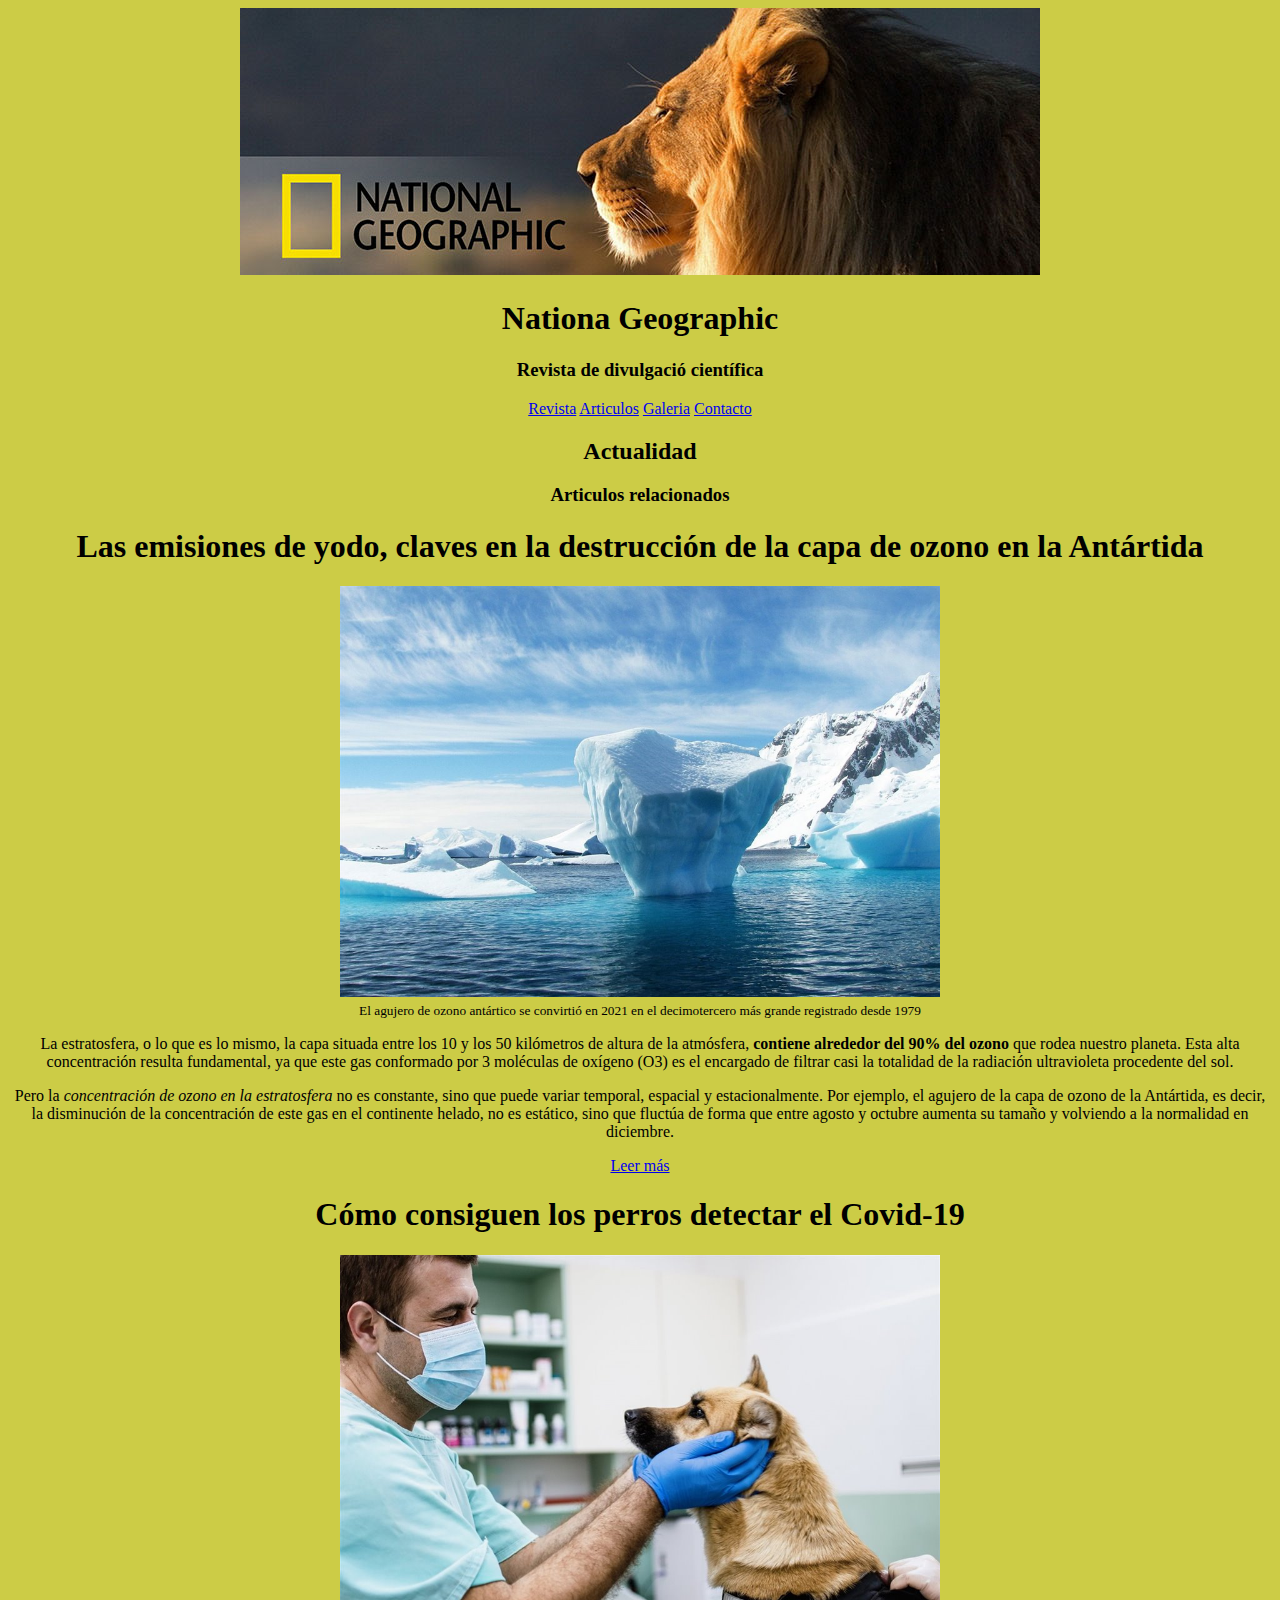
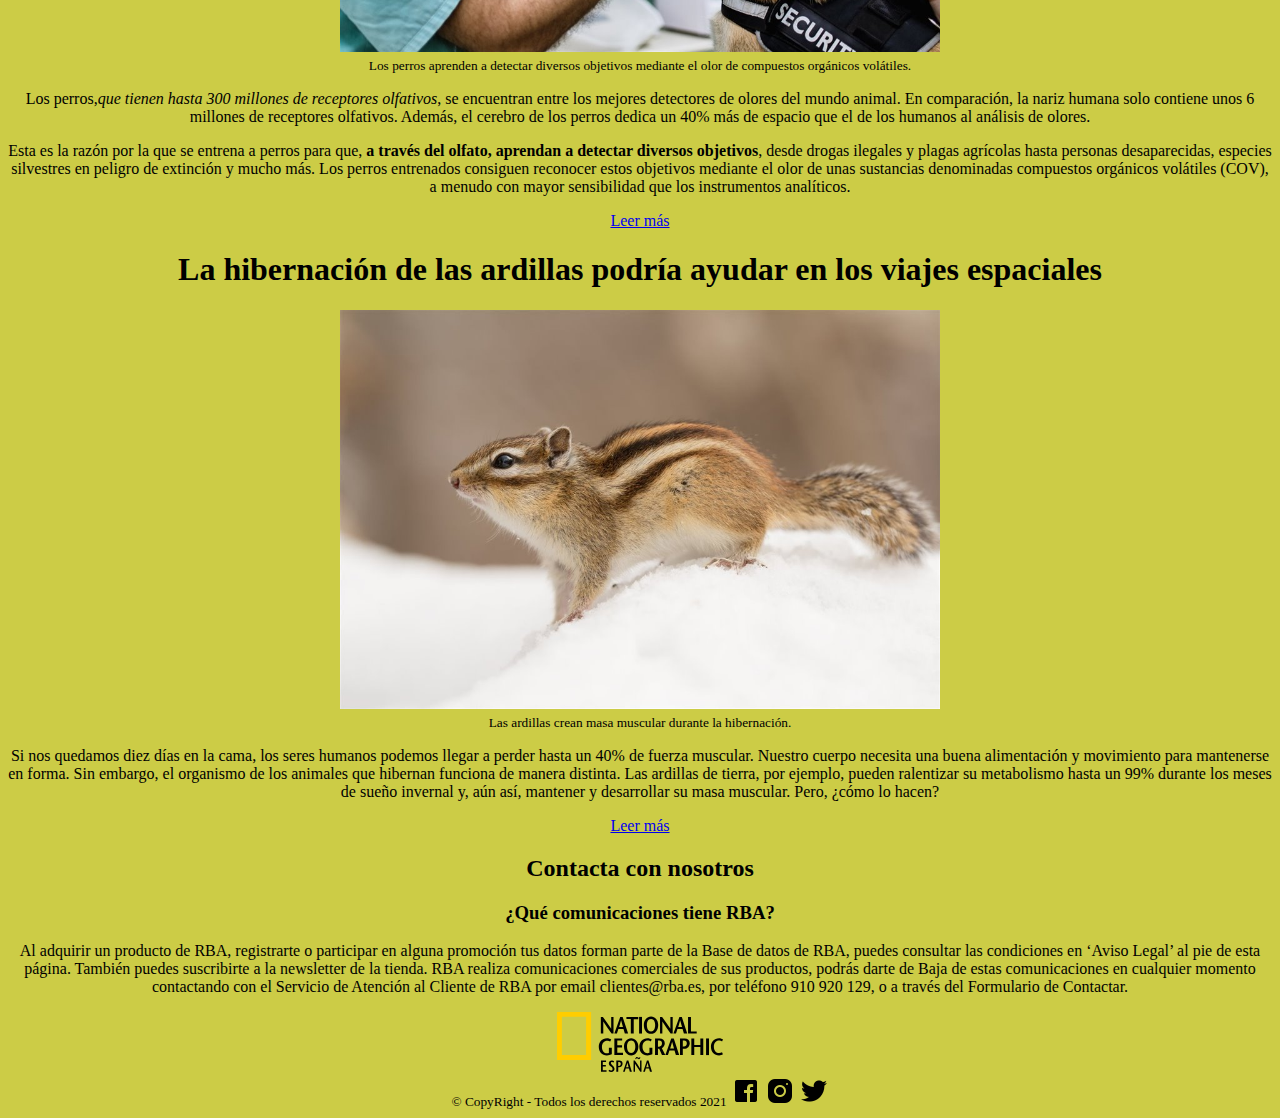
<file: af1-uf1302-nationalgeographic/articulos.html>
<!DOCTYPE html>
<html lang="en">

<head>
    <meta charset="UTF-8">
    <meta http-equiv="X-UA-Compatible" content="IE=edge">
    <meta name="viewport" content="width=device-width, initial-scale=1.0">
    <title>Nationa Geographic</title>
    <style>
        body {
            background-color: rgb(204, 204, 70);
            text-align: center;
        }
    </style>
</head>

<body>
    <header>
        <img src="./img/lion_header.jpg" alt="lion-header">
        <h1>Nationa Geographic</h1>
        <h3>Revista de divulgació científica</h3>
    </header>
    <nav>
        <a href="index.html#revista">Revista</a>
        <a href="index.html#articulo">Articulos</a>
        <a href="index.html#galeria">Galeria</a>
        <a href="#contacto">Contacto</a>
    </nav>
    <section id="article">
        <h2>Actualidad</h2>
        <h3>Articulos relacionados</h3>
        <article>
            <h1>Las emisiones de yodo, claves en la destrucción de la capa de ozono en la Antártida</h1>
            <figure>
                <img src="./img/el-agujero-de-ozono-antartico-se-convirtio-en-2021-en-el-decimotercero-mas-grande-registrado-desde-1979_812ae7c5_960x657.jpg"
                    alt="antartico-agujero-ozono" width="600">
                <figcaption><small>El agujero de ozono antártico se convirtió en 2021 en el decimotercero más grande
                        registrado desde 1979</small></figcaption>
            </figure>
            <p>
                La estratosfera, o lo que es lo mismo, la capa situada entre los 10 y los 50 kilómetros de altura de
                la atmósfera, <strong>contiene alrededor del 90% del ozono</strong> que rodea nuestro planeta. Esta
                alta
                concentración resulta fundamental, ya que este gas conformado por 3 moléculas de oxígeno (O3) es el
                encargado de filtrar casi la totalidad de la radiación ultravioleta procedente del sol.
            </p>
            <p>
                Pero la <em>concentración de ozono en la estratosfera</em> no es constante, sino que puede variar
                temporal,
                espacial y estacionalmente. Por ejemplo, el agujero de la capa de ozono de la Antártida, es decir,
                la disminución de la concentración de este gas en el continente helado, no es estático, sino que
                fluctúa de forma que entre agosto y octubre aumenta su tamaño y volviendo a la normalidad en
                diciembre.
            </p>
            <a href="https://www.nationalgeographic.com.es/ciencia/emisiones-yodo-claves-destruccion-capa-ozono-antartida_17848"
                target="_blank">Leer
                más</a>
        </article>
        <article>
            <h1>Cómo consiguen los perros detectar el Covid-19</h1>
            <figure>
                <img src="./img/perros-perros_0aa53de0_960x635.jpg" alt="perros" width="600">
                <figcaption><small>Los perros aprenden a detectar diversos objetivos mediante el olor de compuestos
                        orgánicos volátiles.
                    </small></figcaption>
            </figure>
            <p>
                Los perros,<em>que tienen hasta 300 millones de receptores olfativos</em>, se encuentran entre los
                mejores detectores de olores del mundo animal. En comparación, la nariz humana solo contiene unos 6
                millones de receptores olfativos. Además, el cerebro de los perros dedica un 40% más de espacio que
                el de los humanos al análisis de olores.
            </p>
            <p>
                Esta es la razón por la que se entrena a perros para que, <strong>a través del olfato, aprendan a
                    detectar diversos objetivos</strong>, desde drogas ilegales y plagas agrícolas hasta personas
                desaparecidas, especies silvestres en peligro de extinción y mucho más. Los perros entrenados
                consiguen reconocer estos objetivos mediante el olor de unas sustancias denominadas compuestos
                orgánicos volátiles (COV), a menudo con mayor sensibilidad que los instrumentos analíticos.
            </p>
            <a href="https://www.nationalgeographic.com.es/ciencia/como-consiguen-perros-detectar-covid-19_17873"
                target="_blank">Leer más
            </a>
        </article>
        <article>
            <h1>La hibernación de las ardillas podría ayudar en los viajes espaciales</h1>
            <figure>
                <img src="./img/ardilla-nieve_123df4fd_960x639.jpg" alt="" width="600">
                <figcaption><small>Las ardillas crean masa muscular durante la hibernación.</small></figcaption>
            </figure>
            <p>
                Si nos quedamos diez días en la cama, los seres humanos podemos llegar a perder hasta un 40% de
                fuerza muscular. Nuestro cuerpo necesita una buena alimentación y movimiento para mantenerse en
                forma. Sin embargo, el organismo de los animales que hibernan funciona de manera distinta. Las
                ardillas de tierra, por ejemplo, pueden ralentizar su metabolismo hasta un 99% durante los meses de
                sueño invernal y, aún así, mantener y desarrollar su masa muscular. Pero, ¿cómo lo hacen?
            </p>
            <a href="https://www.nationalgeographic.com.es/naturaleza/hibernacion-ardillas-podria-ayudar-viajes-espaciales_17820"
                target="_blank">Leer
                más</a>
        </article>
        <section id="contacto">
            <h2>Contacta con nosotros</h2>
            <h3>¿Qué comunicaciones tiene RBA?</h3>
            <p>Al adquirir un producto de RBA, registrarte o participar en alguna promoción tus datos forman parte de la
                Base de datos de RBA, puedes consultar las condiciones en ‘Aviso Legal’ al pie de esta página. También
                puedes suscribirte a la newsletter de la tienda. RBA realiza comunicaciones comerciales de sus
                productos, podrás darte de Baja de estas comunicaciones en cualquier momento contactando con el Servicio
                de Atención al Cliente de RBA por email clientes@rba.es, por teléfono 910 920 129, o a través del
                Formulario de Contactar.</p>
        </section>

        <footer id="footer-index">
            <div id="social-media">
                <div>
                    <img src="./img/logo-ng18-big.svg" alt="logo-national">
                </div>
                <small>&copy; CopyRight - Todos los derechos reservados 2021</small>
                <a href="facebook.com" target="_blank"><img src="./img/icons8-facebook-30.png" alt="" width=""></a>
                <a href="instagram.com" target="_blank"><img src="./img/icons8-instagram-30.png" alt="" width=""></a>
                <a href="twitter.com" target="_blank"><img src="./img/icons8-twitter-30.png" alt="" width=""></a>
            </div>
        </footer>
</body>

</html>
</file>
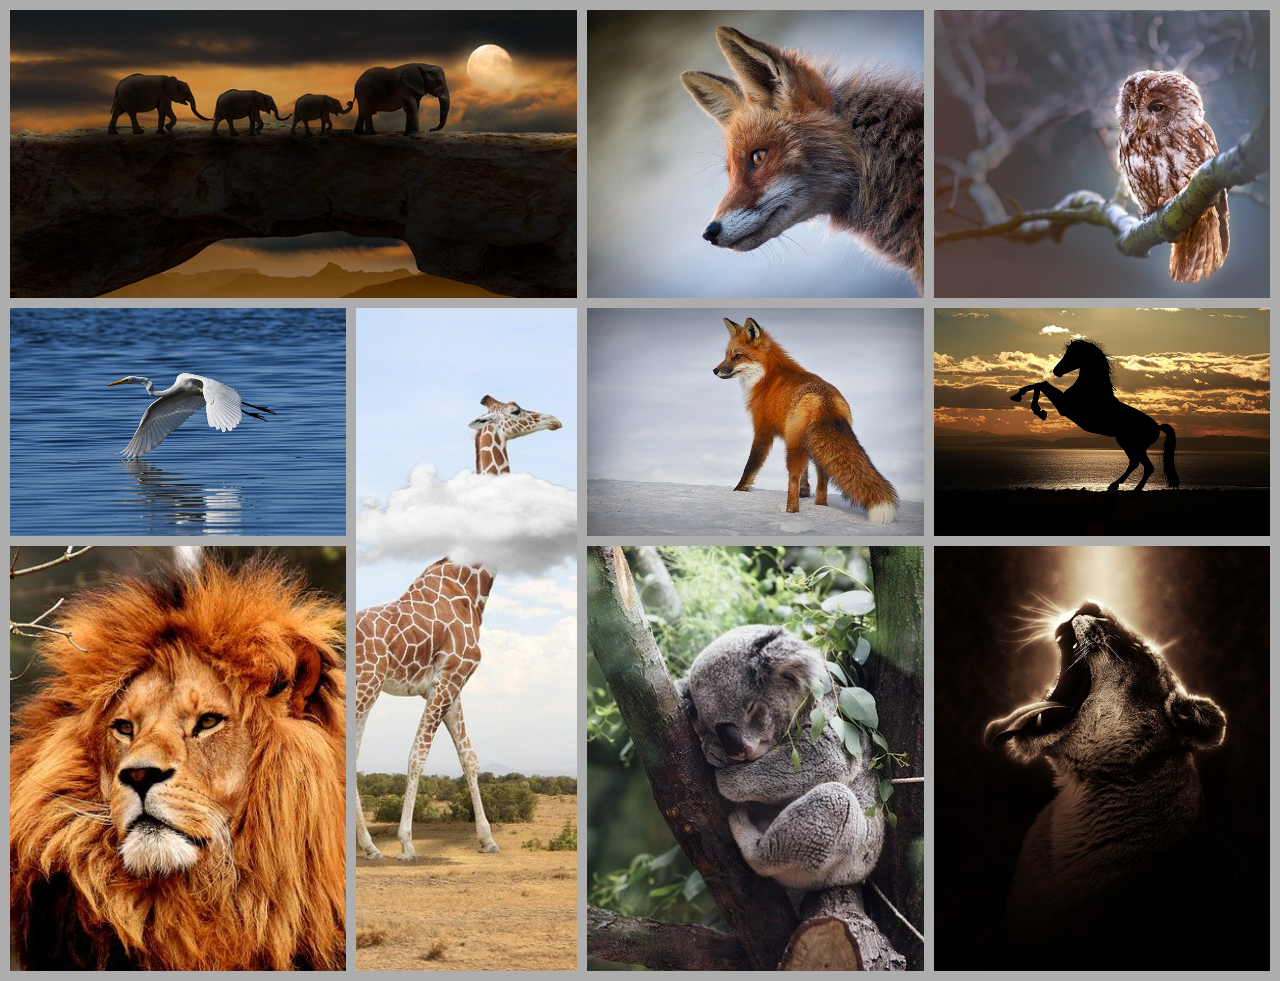
<file: galeria-grid/galeria_grid.html>
<!DOCTYPE html>
<html lang="en">
  <head>
    <meta charset="UTF-8" />
    <meta http-equiv="X-UA-Compatible" content="IE=edge" />
    <meta name="viewport" content="width=device-width, initial-scale=1.0" />
    <title>Galeria con Grid</title>
    <link rel="stylesheet" href="style.css" />
  </head>
  <body>
    <ul>
      <li><img src="1.jpg" alt="imagen" /></li>
      <li><img src="2.jpg" alt="imagen" /></li>
      <li><img src="3.jpg" alt="imagen" /></li>
      <li><img src="4.jpg" alt="imagen" /></li>
      <li><img src="5.jpg" alt="imagen" /></li>
      <li><img src="6.jpg" alt="imagen" /></li>
      <li><img src="7.jpg" alt="imagen" /></li>
      <li><img src="8.jpg" alt="imagen" /></li>
      <li><img src="9.jpg" alt="imagen" /></li>
      <li><img src="10.jpg" alt="imagen" /></li>
    </ul>
  </body>
</html>
</file>
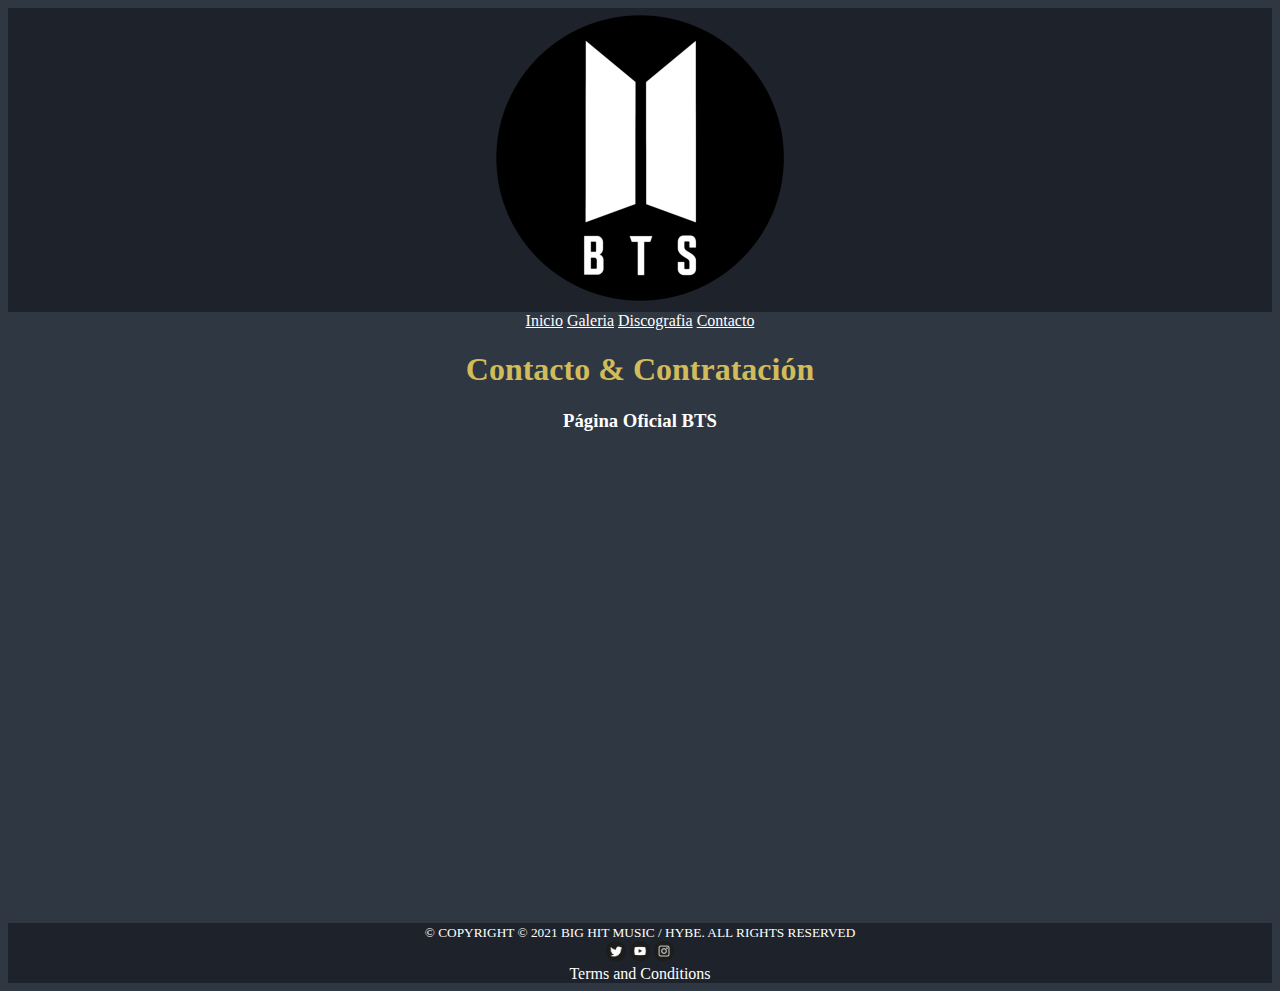
<file: primera_web/contacto.html>
<!DOCTYPE html>
<html lang="es">
  <head>
    <meta charset="UTF-8" />
    <meta http-equiv="X-UA-Compatible" content="IE=edge" />
    <meta name="viewport" content="width=device-width, initial-scale=1.0" />
    <link rel="icon" href="./img/bts-logo.png" type="image/x-icon"/>
    <meta name="description" content="BTS banda KPOP" />
    <meta name="keywords" content="bts, kpop, korea, music, banda" />
    <title>BTS | Contacto</title>
    <link rel="stylesheet" href="style.css">
  </head>

  <body>
    <header>
      <img src="./img/bts-logo.png" alt="bts-logo1"/>
    </header>
    <nav>
      <nav>
        <a href="index.html">Inicio</a>
        <a href="galeria.html">Galeria</a>
        <a href="discografia.html">Discografia</a>
        <a href="contacto.html">Contacto</a>
      </nav>
    </nav>
    <main>
      <section id="bts-contacto">
        <h1>Contacto & Contratación</h1>
        <div>
         <h3><a href="https://ibighit.com/bts/eng/" target="_blank">Página Oficial BTS</a></h3>
        </div>
        <iframe src="https://www.google.com/maps/embed?pb=!1m18!1m12!1m3!1d202407.59916953492!2d126.83400310964068!3d37.56404550256074!2m3!1f0!2f0!3f0!3m2!1i1024!2i768!4f13.1!3m3!1m2!1s0x357ca2012d5c39cf%3A0x7e11eca1405bf29b!2sSe%C3%BAl%2C%20Corea%20del%20Sur!5e0!3m2!1ses!2ses!4v1646654719785!5m2!1ses!2ses" width="600" height="450" style="border:0;" allowfullscreen="" loading="lazy"></iframe>
      </section>

      <br>

      <footer id="footer-contacto">
        <small>&copy; COPYRIGHT © 2021 BIG HIT MUSIC / HYBE. ALL RIGHTS RESERVED</small>
        <div>
          <a href="https://twitter.com/bts_twt" target="_blank"><img src="./img/twitter.png" alt="bts-twitter"/></a>
          <a href="https://www.youtube.com/channel/UCLkAepWjdylmXSltofFvsYQ?feature=gws_kp_artist&feature=gws_kp_artist" target="_blank"><img src="./img/youtube.png" alt="bts-youtube"/></a>
          <a href="https://www.instagram.com/bts.bighitofficial/" target="_blank"><img src="./img/instagram.png" alt="bts-instagram"/></a>
        </div>
        <p><a href="https://www.btsgroup.co.th/en/terms-and-conditions" target="_blank">Terms and Conditions</a></p>
      </footer>

  </body>
</html>
</file>
<file: af3-uf1303-box-model-flor/style.css>
@import url("https://fonts.googleapis.com/css2?family=Varela&display=swap");

* {
  margin: 0;
  padding: 0;
}

body {
  font-family: "Varela", sans-serif;
}

header {
  background-color: #af1641;
  padding: 80px;
  text-align: center;
  margin: auto;
  color: white;
}

header h2 {
  color: rgba(255, 255, 255, 0.6);
  font-size: 1.2rem;
}

h1,
h2,
h3,
h4,
h5,
h6 {
  font-weight: 400;
}

a.btn {
  display: block;
  background-color: #dc572e;
  color: rgb(255, 255, 255);
  text-decoration: none;
  padding: 10px;
  margin: 30px auto 0;
  width: 150px;
  border-radius: 5px;
  font-size: 12px;
}

#nulla {
  margin-top: 20px;
  padding: 50px;
  text-align: center;
}

.nulla-h2 {
  color: black;
  text-align: center;
}

.nulla-h3 {
  font-size: medium;
  color: gray;
  text-align: center;
}

.nulla-p {
  color: gray;
  margin-top: 20px;
  font-size: x-small;
  text-align: center;
}

a.btn2 {
  text-align: center;
  background-color: #af1641;
  margin-bottom: 20px;
}

a.btn3 {
  text-align: center;
  background-color: white;
  color: #af1641;
  margin-bottom: 20px;
  font-weight: bold;
}

#flor {
  color: white;
  margin-top: 20px;
  padding: 50px;
  text-align: center;
  background-color: #af1641;
}

#flor img {
  width: 700px;
  background-size: cover;
  margin-bottom: 30px;
}

.flor-h2 {
  margin-bottom: 20px;
  color: rgba(255, 255, 255, 0.6);
}

.flor-h3 {
  color: rgba(255, 255, 255, 0.6);
  font-size: medium;
  margin-bottom: 30px;
  text-align: center;
}

.flor-p {
  font-size: x-small;
  text-align: center;
}

nav.menu {
  text-align: left;
  padding: 15px;
  background-color: #af1641;
  width: 100%;
}

.menu li {
  display: inline-block;
  background-color: #af1641;
  padding: 10px;
  font-size: small;
}

.menu a {
  color: white;
  opacity: 90%;
  text-decoration: none;
  display: block;
  padding: 10px;
}

.menu a:hover {
  color: white;
  background-color: #dc572e;
}

.menu a.active {
  background-color: #dc572e;
}

#praesent {
  text-align: center;
  margin: auto;
  margin-top: 20px;
  padding: 50px;
  color: black;
}

.praesent-h3 {
  text-align: center;
  color: rgba(255, 255, 255, 0.6);
  font-size: medium;
  margin-bottom: 30px;
  color: #6f6f6f;
}

footer {
  padding: 50px;
  text-align: center;
  font-size: 10px;
  color: #6f6f6f;
  background-color: #323232;
}
</file>
<file: af4-uf1303-tattoo/style.css>
@import url("https://fonts.googleapis.com/css2?family=Raleway&display=swap");

* {
  margin: 0;
  padding: 0;
}

body {
  font-family: "Raleway", sans-serif;
  color: white;
}

header {
  padding: 30px;
  background-image: url(./img/background.jpg);
  background-size: cover;
  color: rgb(255, 255, 255);
  text-align: center;
}

img .img-header {
  background-size: cover;
}

.logo-tattoo {
  display: block;
  width: 10%;
  margin-left: auto;
  margin-right: auto;
}

nav.menu {
  text-align: center;
  padding: 20px;
  background-color: #182222;
}

.menu li {
  display: inline-block;
  background-color: #182222;
}

.menu a {
  color: white;
  opacity: 90%;
  text-decoration: none;
  display: block;
  padding: 10px 20px;
}

.menu a:hover {
  color: rgb(255, 255, 255);
  background-color: #0f1111;
  transition: 0.5s;
  opacity: 0.8;
}

.tattoo-history {
  margin: auto;
  text-align: center;
  padding: 50px;
  background-color: #182222;
}

.tattoo-info {
  color: white;
  margin: auto;
  text-align: center;
  padding: 100px;
  background-image: url(./img/Tatttoo-sleeves-1080x675.jpg);
  background-size: cover;
  font-size: 1rem;
}

.howto-tattoo {
  text-align: center;
  margin: auto;
  padding-top: 50px;
  background-color: #182222;
}

.h2-tattoo-uper {
  text-transform: uppercase;
}

.h2-tatoo {
  padding: 50px;
  margin: 30px auto;
}

.h2-tattoo-info {
  text-align: center;
  font-weight: 100;
  font-size: 20px;
}

.h1-tattoo {
  margin: 10px auto;
}

.btn:hover {
  color: white;
  background-color: #0f1111;
  transition: 0.5s;
  opacity: 0.8;
}

.btn-contact,
.btn-about {
  padding: 15px;
  margin-top: 20px;
  background-color: #182222;
  border-radius: 5px;
  color: rgb(221, 221, 212);
}

.text-tattoo {
  margin: auto;
  padding: 50px;
  font-style: italic;
  font-weight: lighter;
}

footer {
  padding: 50px;
  margin: auto;
  text-align: center;
  background-color: #182222;
}

small {
  padding: 20px;
}

.social-media {
  padding: 20px;
}

.fa {
  padding: 10px;
  font-size: 20px;
  width: 20px;
  margin: auto;
  text-align: center;
  text-decoration: none;
}

.fa:hover {
  opacity: 0.6;
}

.fa-facebook {
  background: #3b5998;
  color: white;
}

.fa-twitter {
  background: #55acee;
  color: white;
}

.fa-youtube {
  background: #f167;
  color: white;
}

.fa-spotify {
  background: #20d760;
  color: white;
}
</file>
<file: monochromed/style.css>
@import url("https://fonts.googleapis.com/css2?family=Oxygen:wght@300;700&display=swap");

:root {
  --dark1: #1d1d1d;
  --text1: #7d7d7d;
  --links: #ff0000;
}

* {
  margin: 0;
  padding: 0;
}

body {
  font-family: "Oxygen", sans-serif;
}

/* Header */
header {
  background-image: url(./img/header.jpg);
  background-repeat: no-repeat;
  background-size: cover;
  padding: 100px;
  text-align: center;
}

header h1 {
  text-transform: uppercase;
  font-size: 3rem;
  color: var(--dark1);
}

header p {
  text-transform: uppercase;
  font-size: 1.2rem;
  font-weight: 300;
  color: var(--text1);
  margin-bottom: 50px;
}

/* Menu */
.menu {
  background-color: var(--dark1);
  padding: 20px;
  border-radius: 50px;
  max-width: 800px;
  margin: auto;
}

.menu li {
  list-style: none;
  display: inline-block;
  margin-right: 40px;
}

.menu a {
  text-decoration: none;
  text-transform: uppercase;
  color: var(--text1);
}

a.active {
  color: white;
  /*color: white !important; = saltar jerarquia */
}

.integer {
  text-align: center;
  padding: 80px;
}

.integer h2 {
  font-size: 2.5rem;
  margin-bottom: 10px;
}

.integer h4 {
  font-weight: 300;
  text-transform: uppercase;
  margin-bottom: 30px;
}

footer {
  padding: 50px;
  margin: auto;
  text-align: center;
  background-color: #000000;
}

footer > p {
  color: white;
  padding: 20px;
}

.social-media {
  padding: 20px;
}

.fa {
  padding: 10px;
  font-size: 20px;
  width: 20px;
  margin: auto;
  text-align: center;
  text-decoration: none;
}

.fa:hover {
  opacity: 0.6;
}

.fa-facebook {
  background: #3b5998;
  color: white;
}

.fa-twitter {
  background: #55acee;
  color: white;
}

.fa-youtube {
  background: #f167;
  color: white;
}

.fa-spotify {
  background: #20d760;
  color: white;
}
</file>
<file: primera_web/style.css>
header {
	background-color: rgb(30, 35, 43);
}
header img {
	width: 300px;
}

footer {
	background-color: rgb(30, 35, 43);
}

body {
	background-color: rgb(47, 55, 66);
	text-align: center;
	color: white;
}
p {
	text-align: center;
	width: 800px;
	margin: auto;
}

nav > a {
	color: white;
}

h1,
h2 {
	color: rgb(209, 187, 90);
}

footer a {
	color: white;
}

footer p a {
	text-decoration: none;
	color: white;
}

footer img {
	width: 20px;
}

#bts-componentes img {
	width: 300px;
}

#bts-contacto h3 a {
	text-decoration: none;
	color: white;
}

#galeria-imagenes-bts img {
	width: 1000px;
}

figure img {
	width: 700px;
}
</file>
<file: SnawFall/style.css>
* {
  margin: 0;
  padding: 0;
}

body {
  font-family: sans-serif;
}

header {
  text-align: center;
  padding: 90px;
  background-image: url(./img/winter-gbab214a06_1920.jpg);
  background-size: cover;
  color: white;
}

.container_flex {
  display: flex;
  flex-wrap: wrap;
  padding: 100px;
}

article {
  flex: 1 1 300px;
  padding: 30px;
}

.container {
  display: flex;
  flex-wrap: wrap;
  flex-direction: row;
}

main {
  background-color: #ccc;
  flex: 1 1 600px;
}

.boto {
  text-align: center;
  width: 100px;
  padding: 10px;
  margin: auto;
}

button {
  margin-top: 20px;
  padding: 20px;
  background-color: gray;
  color: white;
}

img {
  width: 300px;
}

.imatge {
  background-image: url(./img/road-g2d3aa57ef_1920.jpg);
  background-size: cover;
  text-align: center;
  margin: 50px auto;
  padding: 150px;
  font-weight: bolder;
  opacity: 80%;
}

.serveis {
  text-align: center;
  margin: auto;
}

.container_flex1 {
  display: flex;
  flex-wrap: wrap;
}

.article1 {
  flex: 1 1 250px;
  padding: 30px;
}

footer {
  padding: 90px;
  margin: auto;
  text-align: center;
  background-color: #000000;
  color: white;
}

small {
  padding: 20px;
}

.social-media {
  padding: 20px;
}

.fa {
  padding: 10px;
  font-size: 20px;
  width: 20px;
  margin: auto;
  text-align: center;
  text-decoration: none;
}

.fa:hover {
  opacity: 0.6;
}

.fa-facebook {
  background: #3b5998;
  color: white;
}

.fa-twitter {
  background: #55acee;
  color: white;
}

.fa-youtube {
  background: #f167;
  color: white;
}

.fa-spotify {
  background: #20d760;
  color: white;
}

.fa-snowflake-o {
  color: #000000;
}
</file>
<file: theory-form/style.css>
@import url("https://fonts.googleapis.com/css2?family=Raleway:wght@100;300;600&display=swap");
* {
  margin: 0;
  padding: 0;
  box-sizing: border-box;
}
body {
  font-family: "Raleway", sans-serif;
}

/***Botons***/
.button {
  background-color: #5385c1;
  color: white;
  display: block;
  padding: 10px;
  text-align: center;
  text-decoration: none;
  font-weight: bold;
}

.container {
  max-width: 1280px;
  margin: auto;
}

/************************************Header Mobile************************************/
header {
  background-image: url(./img/banner.jpg);
  padding: 40px 20px;
  color: #fff;
  background-size: cover;
}
.theoryMenu {
  display: flex;
  justify-content: space-between;
  align-items: center;
}
.theoryMenu > h2 {
  font-size: 18px;
}
/************************************Menu Mobile************************************/
.menu {
  position: fixed;
  top: 0;
  right: -300px;
  bottom: 0;
  width: 300px;
  background-color: #5385c1;
  padding: 20px;
  text-align: right;
  transition: 0.5s;
}
.fa-bars,
.fa-times {
  cursor: pointer;
}
#chk {
  display: none;
}
#chk:checked + nav.menu {
  right: 0;
  transition: 0.5s;
}
.menu li {
  text-align: left;
  list-style: none;
  padding: 15px 0;
  border-top: 1px solid rgba(255, 255, 255, 0.25);
}
.menu li:first-of-type {
  border-top: 0;
}
.menu a {
  color: white;
  text-decoration: none;
}
.titles {
  text-align: center;
  padding: 70px 0;
}
.titles h1 {
  font-weight: 100;
  font-size: 48px;
  margin-bottom: 16px;
}
.titles h3 {
  color: #9a9a9a;
  font-weight: 300;
  font-size: 16px;
}

/************************************Header~720************************************/
@media (min-width: 720px) {
  header {
    padding: 60px 20px;
  }
  .titles {
    padding: 100px 0;
  }
  #chk {
    display: none;
  }
  label.fa.fa-bars,
  label.fa-times {
    display: none;
  }
}

/************************************Header~1000px************************************/
@media (min-width: 1000px) {
  header {
    background-attachment: fixed;
    padding: 60px 50px;
  }
  .menu {
    position: static;
    background-color: initial;
    width: initial;
    padding: initial;
    text-align: initial;
    transition: initial;
  }
  .menu ul {
    display: flex;
  }
  .menu li {
    padding: initial;
    border-top: initial;
    margin-left: 20px;
  }
  .fa-bars,
  .fa-times {
    display: none;
  }
}

/*************************************Main~Section Articles Mobile************************************/

section.articles {
  padding: 30px;
  text-align: center;
}

section.articles > article {
  padding-bottom: 20px;
  margin-bottom: 30px;
  border-bottom: 1px solid #ddd;
}

section.articles h2 {
  margin-bottom: 16px;
  color: #5385c1;
  font-weight: 300;
}

section.articles p {
  margin-bottom: 16px;
  line-height: 24px;
  color: #9a9a9a;
}

/* .articles article > * {
  margin-bottom: 16px;
} */

/************************************SectionArticles~480************************************/
@media (min-width: 480px) {
  section.articles {
    padding: 20px;
    text-align: initial;
  }

  section.articles h2 {
    width: 60%;
    margin-bottom: 24px;
  }

  section.articles p {
    margin-bottom: 24px;
  }

  .button {
    width: 80px;
  }
}

/************************************SectionArticles~1000************************************/

@media (min-width: 1000px) {
  section.articles {
    display: flex;
    padding: 80px 0;
  }

  section.articles h2 {
    width: initial;
    font-size: 20px;
  }

  section.articles p {
    font-size: 15px;
  }

  section.articles > article {
    border-bottom: initial;
    border-right: 1px solid #ddd;
    padding: 0 40px;
  }

  section.articles > article:last-of-type {
    border-right: initial;
  }
}

/*************************************Main~Section NUNC Mobile************************************/

section.nunc {
  text-align: center;
}

section.nunc > article {
  margin: 30px;
}

section.nunc h1 {
  margin-bottom: 15px;
  font-size: 30px;
  color: #5385c1;
  font-weight: 100;
}

section.nunc h3 {
  margin-bottom: 20px;
  color: #ccc;
  font-size: 16px;
  font-weight: 300;
}

section.nunc h2 {
  margin-bottom: 20px;
  text-align: initial;
  color: #5385c1;
  font-size: 20px;
  font-weight: 300;
}

section.nunc p {
  margin-bottom: 16px;
  text-align: initial;
  line-height: 24px;
  color: #9a9a9a;
}

section.nunc img {
  margin-bottom: 30px;
  max-width: 90%;
}

/*****************************FOOTER*****************************/

footer {
  padding: 50px 20px;
  text-align: center;
  color: #9a9a9a;
}

.copyright {
  text-align: center;
  font-size: smaller;
  font-weight: 100;
}

.copyright a {
  text-decoration: none;
}

.copyright p {
  color: #9a9a9a;
}

.icons .fa {
  font-size: large;
  margin-bottom: 20px;
  color: #5380c1;
}

ul.icons li {
  display: inline;
  text-align: center;
}

ul.icons a {
  text-decoration: none;
}

/*****************************SECCIO CONTACTE*****************************/

.contacte {
  text-align: center;
  padding: 50px 20px;
}

.contacte h2 {
  text-transform: uppercase;
  font-weight: 300;
  font-size: 32px;
  margin-bottom: 10px;
}

.formulari {
  max-width: 600px;
  margin: auto;
}

.flex-item > * {
  margin-bottom: 10px;
}

::placeholder {
  color: black;
  opacity: 0.6;
}

.formulari input,
.formulari textarea {
  display: block;
  width: 100%;
  padding: 10px;
  margin-bottom: 10px;
  border-radius: 5px;
  border: 1px solid #5385c1;
}

.formulari input[type="submit"] {
  background-color: #5385c1;
  color: white;
  padding: 10px 20px;
  font-size: 12px;
  cursor: pointer;
  width: 100px;
  border: none;
  border-radius: initial;
}
</file>
<file: galeria-grid/style.css>
* {
  margin: 0;
  padding: 0;
}
ul {
  padding: 10px;
  background-color: rgb(173, 173, 173);
  list-style: none;
  display: grid;
  grid-gap: 10px;
  grid-template-columns: 1fr 1fr 1fr 1fr 1fr;
}

li {
  background-color: black;
  overflow: hidden;
}

img {
  width: 100%;
  height: 100%;
  object-fit: cover;
  cursor: pointer;
}

img:hover {
  transform: scale(1.1);
  transition: 0.5s;
  opacity: 0.8;
}

li:first-of-type {
  grid-column: span 5;
}

li:nth-of-type(2) {
  grid-column: span 2;
}
li:nth-of-type(3) {
  grid-column: span 3;
}
li:nth-of-type(4) {
  grid-column: span 3;
}
li:nth-of-type(5) {
  grid-column: span 2;
  grid-row: span 2;
}
li:nth-of-type(6) {
  grid-column: span 3;
}

li:nth-of-type(7) {
  grid-column: span 3;
}

li:nth-of-type(8) {
  grid-column: span 2;
}

li:nth-of-type(8) > img {
  object-position: 80%;
}

li:nth-of-type(9) {
  grid-column: span 2;
}

li:nth-of-type(10) {
  grid-column: span 3;
}

@media (min-width: 800px) {
  ul {
    grid-template-columns: repeat(11, 1fr);
  }

  li:nth-of-type(2) {
    grid-column: span 3;
  }

  li:nth-of-type(8) {
    grid-column: span 3;
  }

  li:nth-of-type(9) {
    grid-column: span 3;
  }
}
</file>
